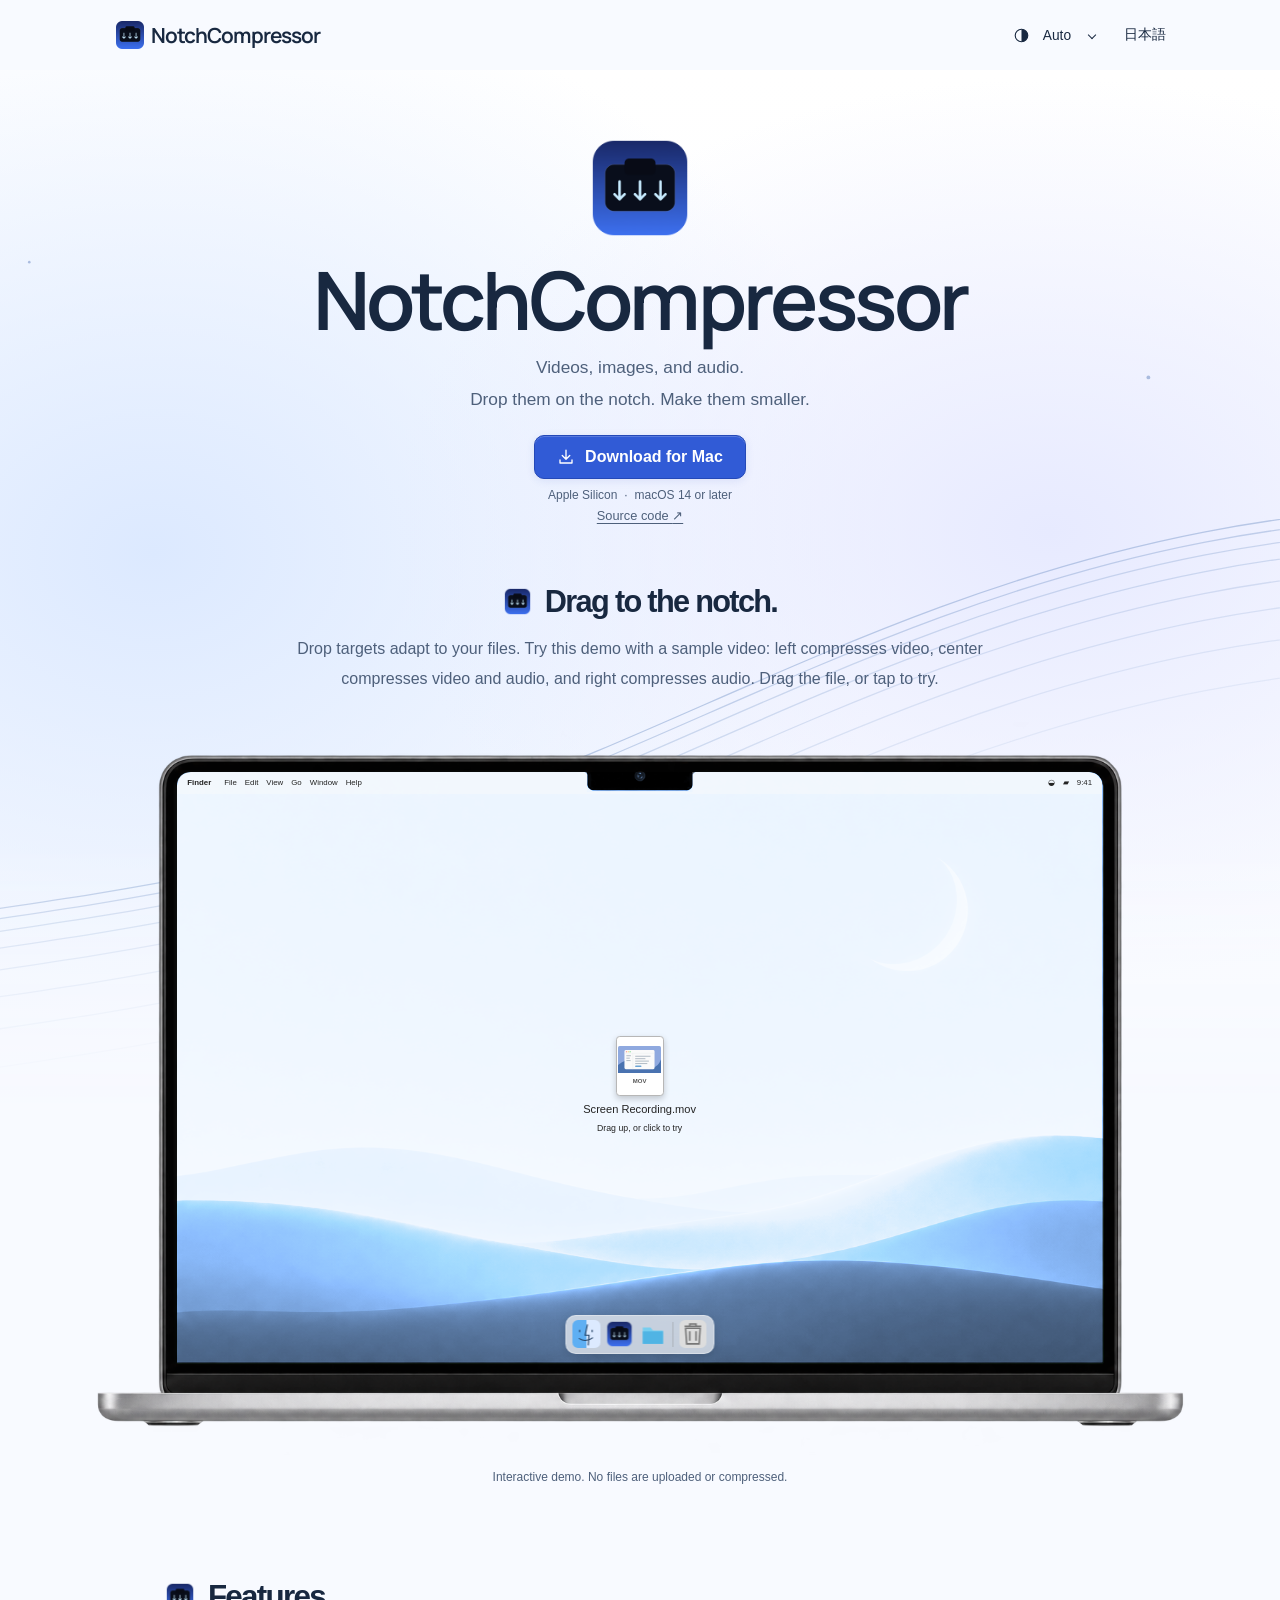
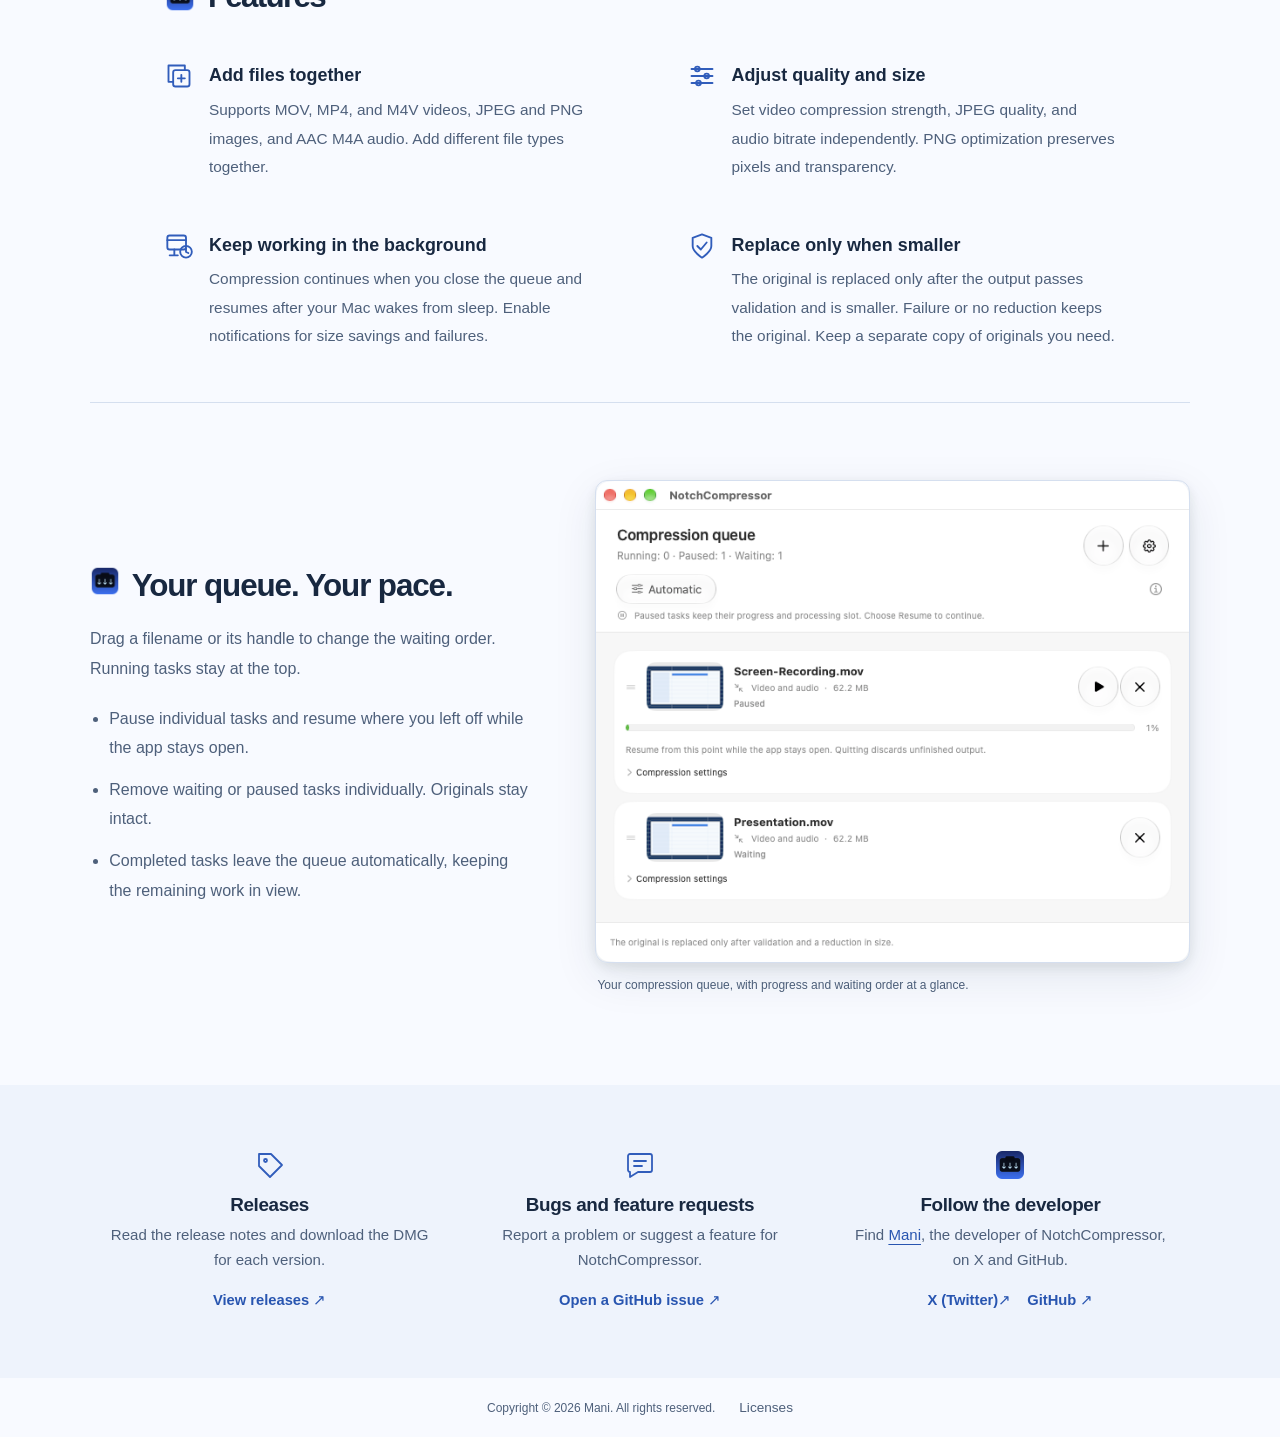
<file: site/index.html>
<!DOCTYPE html>

<html lang="ja">
<head><meta charset="utf-8"/><meta content="width=device-width,initial-scale=1" name="viewport"/>
<title data-i18n="0">NotchCompressor — 動画も、画像も、音声も。ノッチから小さく。</title><meta content="動画・画像・音声をノッチへドロップして圧縮。MOV・MP4・M4V、JPEG・PNG、AAC音声のM4Aに対応するMacアプリ。" data-i18n="1" name="description"/>
<link href="https://mani1261790.github.io/NotchCompressor/" rel="canonical"/>
<meta content="website" property="og:type"/><meta content="NotchCompressor — 動画も、画像も、音声も。ノッチから小さく。" data-i18n="2" property="og:title"/><meta content="動画・画像・音声をノッチへドロップして圧縮。MOV・MP4・M4V、JPEG・PNG、AAC音声のM4Aに対応するMacアプリ。" data-i18n="3" property="og:description"/><meta content="https://mani1261790.github.io/NotchCompressor/" property="og:url"/><meta content="https://mani1261790.github.io/NotchCompressor/assets/notchcompressor-wordmark-card.png" property="og:image"/><link href="sitemap.xml" rel="sitemap" type="application/xml"/><meta content="light dark" name="color-scheme"/>

<meta property="og:site_name" content="NotchCompressor"/>
<meta property="og:locale" content="ja_JP"/>
<meta property="og:locale:alternate" content="en_US"/>
<meta property="og:image:type" content="image/png"/>
<meta property="og:image:width" content="1200"/>
<meta property="og:image:height" content="600"/>
<meta property="og:image:alt" content="NotchCompressorのアプリアイコンとロゴ"/>
<meta name="twitter:card" content="summary_large_image"/>
<meta name="twitter:creator" content="@mani124124"/>
<meta name="twitter:title" content="NotchCompressor — 動画も、画像も、音声も。ノッチから小さく。"/>
<meta name="twitter:description" content="動画・画像・音声をノッチへドロップして圧縮するMacアプリ。"/>
<meta name="twitter:image" content="https://mani1261790.github.io/NotchCompressor/assets/notchcompressor-wordmark-card.png"/>
<meta name="twitter:image:alt" content="NotchCompressorのアプリアイコンとロゴ"/>
<link href="assets/icon.png" rel="icon"/><link href="style.css?v=hero-phrases-2" rel="stylesheet"/><script>try{const t=localStorage.getItem('notchcompressor-appearance');if(t==='light'||t==='dark')document.documentElement.dataset.theme=t}catch{}</script><script defer="" src="language.js?v=social-card-1"></script><script defer="" src="site.js?v=queue-appearance-2"></script><link href="demo.css?v=responsive-copy-3" rel="stylesheet"/></head>
<body><a class="skip" data-i18n="4" href="#main">本文へ</a>
<header><nav aria-label="メイン" data-i18n="5"><a class="brand" href="./"><img alt="" height="32" src="assets/icon.png" width="32"/>NotchCompressor</a><div class="nav-end"><label class="appearance"><svg aria-hidden="true" height="17" viewbox="0 0 20 20" width="17"><circle cx="10" cy="10" fill="none" r="7.4" stroke="currentColor" stroke-width="1.3"></circle><path d="M10 2.6a7.4 7.4 0 0 1 0 14.8z" fill="currentColor"></path></svg><span aria-hidden="true" class="appearance-value" hidden=""></span><select aria-label="ページの外観" data-i18n="6" id="appearance"><option data-i18n="7" value="auto">自動</option><option data-i18n="8" value="light">ライト</option><option data-i18n="9" value="dark">ダーク</option></select></label><button class="language" hidden="" lang="en" type="button">English</button></div></nav></header>
<main id="main">
<div aria-hidden="true" class="sky"><div class="orbit-lines"></div></div>
<section aria-labelledby="hero-title" class="hero">
<img alt="" class="appicon" height="96" src="assets/icon.png" width="96"/>
<h1 id="hero-title">NotchCompressor</h1>
<p class="intro" data-i18n="10">動画も、画像も、音声も。<br/><span class="intro-phrase" data-i18n="75">ノッチへドロップして、</span> <span class="intro-phrase" data-i18n="76">手軽に小さく。</span></p>
<a class="download" data-i18n="11" href="https://github.com/mani1261790/NotchCompressor/releases/download/v0.2.1/NotchCompressor-0.2.1-arm64-ja.dmg"><svg aria-hidden="true" fill="none" height="18" stroke="currentColor" stroke-linecap="round" stroke-linejoin="round" stroke-width="1.8" viewbox="0 0 24 24" width="18"><path d="M12 3v12m-5-5 5 5 5-5M4 16v4h16v-4"></path></svg><span data-i18n="12">Mac版をダウンロード</span></a>
<p class="spec" data-i18n="13">Apple Silicon <span>·</span> macOS 14以降</p>
<a class="source" data-i18n="14" href="https://github.com/mani1261790/NotchCompressor">ソースコード <span aria-hidden="true">↗</span></a>
</section>
<section aria-label="操作デモ" class="drop-demo" data-i18n="15"><div class="demo-intro">
<article><h2 class="section-title" data-i18n="16">ノッチへドロップ。</h2><p data-i18n="17">ファイルの種類に合わせてドロップ領域が変わります。このデモではサンプル動画を使い、左で映像、中央で映像と音声、右で音声を圧縮します。ドラッグ、またはタップして試せます。</p></article>
</div><figure class="showcase">
<div class="machine">
<div aria-hidden="true" class="housing"><img alt="" class="device-frame" height="1024" src="assets/lunamo-laptop-light-v2.png" width="1536"/><div class="desktop"><div class="screen-slot"></div></div></div>
<div class="face"><div class="face-inset"><div class="screen"><div class="demo-screen" id="demo-screen">
<div class="demo-menubar"><span class="demo-menu-left"><b>Finder</b><span data-i18n="18">ファイル　編集　表示　移動　ウインドウ　ヘルプ</span></span><span>◒　▰　9:41</span></div>
<div class="demo-notch" id="demo-notch"><div aria-hidden="true" class="demo-camera"></div><div class="demo-zones" hidden=""><button aria-label="画質のみ" data-i18n="19" data-mode="video" type="button"><svg aria-hidden="true" fill="none" stroke="currentColor" stroke-linecap="round" stroke-linejoin="round" stroke-width="1.6" viewbox="0 0 24 24"><rect height="12" rx="3" width="12" x="3" y="6"></rect><path d="m15 10 6-3v10l-6-3z"></path></svg><b data-i18n="20">画質のみ</b><small data-i18n="21">音声はそのまま</small></button><button aria-label="画質＋音質" data-i18n="22" data-mode="both" type="button"><svg aria-hidden="true" fill="none" stroke="currentColor" stroke-linecap="round" stroke-linejoin="round" stroke-width="1.6" viewbox="0 0 24 24"><path d="m3 3 7 7m-5 0h5V5m11 16-7-7m0 5v-5h5"></path></svg><b data-i18n="23">画質＋音質</b><small data-i18n="24">映像と音声を圧縮</small></button><button aria-label="音質のみ" data-i18n="25" data-mode="audio" type="button"><svg aria-hidden="true" fill="none" stroke="currentColor" stroke-linecap="round" stroke-linejoin="round" stroke-width="1.6" viewbox="0 0 24 24"><path d="M3 10v4m4-8v12m5-16v20m5-16v12m4-8v4"></path></svg><b data-i18n="26">音質のみ</b><small data-i18n="27">映像はそのまま</small></button></div><p class="notch-hint" data-i18n="28">ドロップして圧縮・容量削減と検証に成功した場合に置き換え</p></div>
<div class="demo-workspace"><button aria-controls="demo-notch" aria-expanded="false" class="demo-file" draggable="true" type="button"><span aria-hidden="true" class="file-symbol"><img alt="" src="assets/demo-video.svg?v=blue-theme-1"/><span>MOV</span></span><span data-i18n="29">画面収録.mov</span><small data-i18n="30">上へドラッグ、またはクリック</small></button>
<div class="demo-queue" hidden=""><div class="demo-titlebar"><span aria-hidden="true" class="traffic-lights"><i></i><i></i><i></i></span><span>NotchCompressor</span></div>
<div class="demo-queue-heading"><div><strong data-i18n="31">圧縮キュー</strong><p class="demo-counts"></p></div><div class="demo-heading-actions"><button aria-label="デモをやり直す" class="demo-reset" data-i18n="32" title="デモをやり直す" type="button">＋</button><button aria-label="圧縮設定を表示" class="demo-gear" data-i18n="33" type="button"><svg aria-hidden="true" fill="none" stroke="currentColor" stroke-linecap="round" stroke-linejoin="round" stroke-width="1.6" viewbox="0 0 24 24"><path d="M18.929 9.130 L19.336 10.441 L21.408 10.678 L21.408 13.322 L19.336 13.559 L18.929 14.870 L18.290 16.085 L19.587 17.717 L17.717 19.587 L16.085 18.290 L14.870 18.929 L13.559 19.336 L13.322 21.408 L10.678 21.408 L10.441 19.336 L9.130 18.929 L7.915 18.290 L6.283 19.587 L4.413 17.717 L5.710 16.085 L5.071 14.870 L4.664 13.559 L2.592 13.322 L2.592 10.678 L4.664 10.441 L5.071 9.130 L5.710 7.915 L4.413 6.283 L6.283 4.413 L7.915 5.710 L9.130 5.071 L10.441 4.664 L10.678 2.592 L13.322 2.592 L13.559 4.664 L14.870 5.071 L16.085 5.710 L17.717 4.413 L19.587 6.283 L18.290 7.915 Z"></path><circle cx="12" cy="12" r="3.25"></circle></svg></button></div></div>
<div class="demo-toolbar"><span class="execution-label" data-i18n="34"><svg aria-hidden="true" fill="none" stroke="currentColor" stroke-linecap="round" stroke-linejoin="round" stroke-width="1.6" viewbox="0 0 24 24"><path d="M3 6h18M3 12h18M3 18h18"></path><circle cx="8" cy="6" r="2"></circle><circle cx="16" cy="12" r="2"></circle><circle cx="9" cy="18" r="2"></circle></svg>自動</span><span class="demo-badge" data-i18n="35">操作デモ</span></div>
<div class="demo-list"><div class="demo-card"><div class="demo-job"><span aria-hidden="true" class="demo-pin">⌖</span><img alt="" src="assets/demo-video.svg?v=blue-theme-1"/><div><b data-i18n="36">画面収録.mov</b><span class="demo-mode"></span><span class="demo-phase"></span></div><button aria-label="一時停止" class="demo-pause" data-i18n="37" type="button">Ⅱ</button><button aria-label="タスクを外す" class="demo-remove" data-i18n="38" hidden="" type="button">×</button></div>
<div class="demo-progress"><progress aria-label="圧縮の進捗（デモ）" data-i18n="39" max="100" value="0"></progress><span aria-hidden="true" class="demo-percent"></span></div><p class="demo-paused-hint" data-i18n="40" hidden="">アプリを開いたままなら、途中から再開できます。</p>
<details class="demo-settings"><summary data-i18n="41">圧縮設定</summary><p data-i18n="42">標準 · 映像 HEVC · 音声 AAC</p></details></div>
<div class="demo-empty" hidden=""><svg aria-hidden="true" fill="none" stroke="currentColor" stroke-linecap="round" stroke-linejoin="round" stroke-width="1.6" viewbox="0 0 24 24"><path d="M12 2v13m-5-5 5 5 5-5M3 16v5h18v-5"></path></svg><strong data-i18n="43">ファイルを追加してください</strong><span data-i18n="44">完了したタスクはキューから消えます。</span></div></div>
<div class="demo-status"><span aria-live="polite" class="demo-state" role="status"></span></div><p class="demo-footer" data-i18n="45">容量が減り、検証に成功した場合だけ元ファイルを置き換えます。</p></div></div>
<div aria-hidden="true" class="demo-dock"><span class="finder-icon"><svg fill="none" stroke="#254467" stroke-width="1.4" viewbox="0 0 32 32"><path d="M8 10v3m16-3v3M7 21q9 6 18-1M18 3l-3 14h5l-1 13"></path></svg></span><img alt="" src="assets/icon.png"/><span class="folder-icon"><svg viewbox="0 0 32 32"><path d="M3 7h10l3 4h13v17H3Z" fill="#77ceef"></path><path d="M3 12h26v16H3z" fill="#50b4e4"></path></svg></span><i></i><span class="trash-icon"><svg fill="none" stroke="#777" stroke-width="1.5" viewbox="0 0 24 24"><path d="M5 6h14l-1 15H6zM4 4h16M9 4V2h6v2m-6 5v9m6-9v9"></path></svg></span></div></div></div></div></div>
</div>
<figcaption class="demo-caption" data-i18n="46">操作デモです。ファイルの送信・圧縮は行いません。</figcaption></figure>
</section>
<section aria-labelledby="features-title" class="features"><h2 class="section-title" data-i18n="47" id="features-title">主な機能</h2><div class="feature-list"><article><svg aria-hidden="true" height="28" viewbox="0 0 24 24" width="28"><rect height="14" rx="2" width="14" x="7" y="7"></rect><path d="M17 7V3H3v14h4m7-6v6m-3-3h6"></path></svg><h3 data-i18n="48">まとめて追加</h3><p data-i18n="49">MOV・MP4・M4Vの動画、JPEG・PNGの画像、AAC音声のM4Aに対応。種類の異なるファイルもまとめて追加できます。</p></article><article><svg aria-hidden="true" fill="none" stroke="currentColor" stroke-linecap="round" stroke-linejoin="round" stroke-width="1.6" viewbox="0 0 24 24"><path d="M3 6h18M3 12h18M3 18h18"></path><circle cx="8" cy="6" r="2"></circle><circle cx="16" cy="12" r="2"></circle><circle cx="9" cy="18" r="2"></circle></svg><h3 data-i18n="50">品質と容量を調整</h3><p data-i18n="51">動画の圧縮強度、JPEGの品質、音声のビットレートをそれぞれ設定。PNGは画素や透過を保って最適化します。</p></article><article><svg aria-hidden="true" height="28" viewbox="0 0 24 24" width="28"><rect height="12" rx="2" width="16" x="2" y="3"></rect><path d="M2 7h16M8 15v5m-4 0h7"></path><circle cx="18" cy="17" r="5"></circle><path d="M18 14v3l2 1"></path></svg><h3 data-i18n="52">バックグラウンドで継続</h3><p data-i18n="53">キューを閉じても圧縮は続きます。Macがスリープした場合は、復帰後に再開。通知を有効にすると、完了時の容量差や失敗を知らせます。</p></article><article><svg aria-hidden="true" fill="none" stroke="currentColor" stroke-linecap="round" stroke-linejoin="round" stroke-width="1.6" viewbox="0 0 24 24"><path d="m12 2 8 3v7c0 5-8 10-8 10S4 17 4 12V5z"></path><path d="m8 12 3 3 5-6"></path></svg><h3 data-i18n="54">小さくできたときだけ置き換え</h3><p data-i18n="55">圧縮結果を検証し、容量が減った場合だけ元ファイルを置き換えます。失敗や削減なしなら原本を保持。必要な原本は別に保存してください。</p></article></div></section>
<section aria-labelledby="queue-title" class="editor queue-section"><div><h2 class="section-title" data-i18n="56" id="queue-title">順番も、一時停止も。</h2><p data-i18n="57">ファイル名や左のハンドルをドラッグして、待ち順を変更。処理中のファイルは先頭に固定されます。</p><ul><li data-i18n="58">タスクごとに一時停止。アプリを開いたままなら、続きから再開できます。</li><li data-i18n="59">待機中・停止中のタスクは個別に外せます。元ファイルは残ります。</li><li data-i18n="60">完了したタスクは自動で消え、これからの作業だけが並びます。</li></ul></div><figure class="setting queue-shot"><a data-i18n="74" href="assets/queue-window-ja.png" rel="noopener" target="_blank"><img alt="圧縮キューの実画面。一時停止した動画の進捗、待機中の動画、個別の再開・削除ボタン。" data-i18n="61" height="552" loading="lazy" src="assets/queue-window-ja.png" width="680"/></a><figcaption data-i18n="62">圧縮キュー。進み具合と待ち順をひと目で確認できます。</figcaption></figure></section>
<section aria-label="リリース・フィードバック・開発者" class="project-links" data-i18n="63">
<div class="project-links-inner">
<article>
<svg aria-hidden="true" viewbox="0 0 32 32"><path d="M5 5h12l11 11-12 12L5 17Z"></path><circle cx="11.5" cy="11.5" r="1.5"></circle></svg>
<h2 data-i18n="64">リリース情報</h2><p data-i18n="65">バージョンごとの変更点と、配布中のDMGを確認できます。</p>
<a data-i18n="66" href="https://github.com/mani1261790/NotchCompressor/releases">リリース履歴を見る ↗</a>
</article>
<article>
<svg aria-hidden="true" viewbox="0 0 32 32"><path d="M6 5h20a2 2 0 0 1 2 2v14a2 2 0 0 1-2 2H14l-8 5v-5a2 2 0 0 1-2-2V7a2 2 0 0 1 2-2Z"></path><path d="M10 12h12m-12 5h8"></path></svg>
<h2 data-i18n="67">不具合・機能の要望</h2><p data-i18n="68">困ったことや、NotchCompressorに欲しい機能があれば教えてください。</p>
<a data-i18n="69" href="https://github.com/mani1261790/NotchCompressor/issues">GitHub Issuesで報告する ↗</a>
</article>
<article>
<img alt="" height="32" src="assets/icon.png" width="32"/>
<h2 data-i18n="70">開発者をフォロー</h2><p data-i18n="71">NotchCompressorを作っている<a rel="author" href="https://mani1261790.github.io/">Mani</a>のアカウントです。</p>
<div class="profile-links"><a data-i18n="73" href="https://x.com/mani124124">X（Twitter）↗</a><a href="https://github.com/mani1261790">GitHub ↗</a></div>
</article>
</div>
</section>
</main>
<footer class="copyright"><small>Copyright © 2026 Mani. All rights reserved.</small><a data-i18n="72" href="licenses/">ライセンス</a></footer>
<script id="english-copy" type="application/json">[{"id": "0", "texts": [[0, "NotchCompressor — Videos, images, and audio. Smaller, from your notch."]], "attributes": {}}, {"id": "1", "texts": [], "attributes": {"content": "Compress videos, images, and audio from your Mac’s notch. Supports MOV, MP4, M4V, JPEG, PNG, and AAC M4A files."}}, {"id": "2", "texts": [], "attributes": {"content": "NotchCompressor — Videos, images, and audio. Smaller, from your notch."}}, {"id": "3", "texts": [], "attributes": {"content": "Compress videos, images, and audio from your Mac’s notch. Supports MOV, MP4, M4V, JPEG, PNG, and AAC M4A files."}}, {"id": "4", "texts": [[0, "Skip to content"]], "attributes": {}}, {"id": "5", "texts": [], "attributes": {"aria-label": "Main navigation"}}, {"id": "6", "texts": [], "attributes": {"aria-label": "Page appearance"}}, {"id": "7", "texts": [[0, "Auto"]], "attributes": {}}, {"id": "8", "texts": [[0, "Light"]], "attributes": {}}, {"id": "9", "texts": [[0, "Dark"]], "attributes": {}}, {"id": "10", "texts": [[0, "Videos, images, and audio."]], "attributes": {}}, {"id": "11", "texts": [], "attributes": {"href": "https://github.com/mani1261790/NotchCompressor/releases/download/v0.2.1/NotchCompressor-0.2.1-arm64-en.dmg"}}, {"id": "12", "texts": [[0, "Download for Mac"]], "attributes": {}}, {"id": "13", "texts": [[0, "Apple Silicon "], [2, " macOS 14 or later"]], "attributes": {}}, {"id": "14", "texts": [[0, "Source code "]], "attributes": {}}, {"id": "15", "texts": [], "attributes": {"aria-label": "Interactive demo"}}, {"id": "16", "texts": [[0, "Drag to the notch."]], "attributes": {}}, {"id": "17", "texts": [[0, "Drop targets adapt to your files. Try this demo with a sample video: left compresses video, center compresses video and audio, and right compresses audio. Drag the file, or tap to try."]], "attributes": {}}, {"id": "18", "texts": [[0, "File　Edit　View　Go　Window　Help"]], "attributes": {}}, {"id": "19", "texts": [], "attributes": {"aria-label": "Video only"}}, {"id": "20", "texts": [[0, "Video only"]], "attributes": {}}, {"id": "21", "texts": [[0, "Keep audio"]], "attributes": {}}, {"id": "22", "texts": [], "attributes": {"aria-label": "Video and audio"}}, {"id": "23", "texts": [[0, "Video and audio"]], "attributes": {}}, {"id": "24", "texts": [[0, "Compress both"]], "attributes": {}}, {"id": "25", "texts": [], "attributes": {"aria-label": "Audio only"}}, {"id": "26", "texts": [[0, "Audio only"]], "attributes": {}}, {"id": "27", "texts": [[0, "Keep video"]], "attributes": {}}, {"id": "28", "texts": [[0, "Drop to compress · Replace only if smaller and validated"]], "attributes": {}}, {"id": "29", "texts": [[0, "Screen Recording.mov"]], "attributes": {}}, {"id": "30", "texts": [[0, "Drag up, or click to try"]], "attributes": {}}, {"id": "31", "texts": [[0, "Compression queue"]], "attributes": {}}, {"id": "32", "texts": [], "attributes": {"aria-label": "Restart demo", "title": "Restart demo"}}, {"id": "33", "texts": [], "attributes": {"aria-label": "Show compression settings"}}, {"id": "34", "texts": [[1, "Automatic"]], "attributes": {}}, {"id": "35", "texts": [[0, "Interactive demo"]], "attributes": {}}, {"id": "36", "texts": [[0, "Screen Recording.mov"]], "attributes": {}}, {"id": "37", "texts": [], "attributes": {"aria-label": "Pause"}}, {"id": "38", "texts": [], "attributes": {"aria-label": "Remove task"}}, {"id": "39", "texts": [], "attributes": {"aria-label": "Compression progress (demo)"}}, {"id": "40", "texts": [[0, "Resume from this point while the app stays open."]], "attributes": {}}, {"id": "41", "texts": [[0, "Compression settings"]], "attributes": {}}, {"id": "42", "texts": [[0, "Balanced · HEVC video · AAC audio"]], "attributes": {}}, {"id": "43", "texts": [[0, "Add files to get started"]], "attributes": {}}, {"id": "44", "texts": [[0, "Completed tasks leave the queue automatically."]], "attributes": {}}, {"id": "45", "texts": [[0, "The original is replaced only after validation and a reduction in size."]], "attributes": {}}, {"id": "46", "texts": [[0, "Interactive demo. No files are uploaded or compressed."]], "attributes": {}}, {"id": "47", "texts": [[0, "Features"]], "attributes": {}}, {"id": "48", "texts": [[0, "Add files together"]], "attributes": {}}, {"id": "49", "texts": [[0, "Supports MOV, MP4, and M4V videos, JPEG and PNG images, and AAC M4A audio. Add different file types together."]], "attributes": {}}, {"id": "50", "texts": [[0, "Adjust quality and size"]], "attributes": {}}, {"id": "51", "texts": [[0, "Set video compression strength, JPEG quality, and audio bitrate independently. PNG optimization preserves pixels and transparency."]], "attributes": {}}, {"id": "52", "texts": [[0, "Keep working in the background"]], "attributes": {}}, {"id": "53", "texts": [[0, "Compression continues when you close the queue and resumes after your Mac wakes from sleep. Enable notifications for size savings and failures."]], "attributes": {}}, {"id": "54", "texts": [[0, "Replace only when smaller"]], "attributes": {}}, {"id": "55", "texts": [[0, "The original is replaced only after the output passes validation and is smaller. Failure or no reduction keeps the original. Keep a separate copy of originals you need."]], "attributes": {}}, {"id": "56", "texts": [[0, "Your queue. Your pace."]], "attributes": {}}, {"id": "57", "texts": [[0, "Drag a filename or its handle to change the waiting order. Running tasks stay at the top."]], "attributes": {}}, {"id": "58", "texts": [[0, "Pause individual tasks and resume where you left off while the app stays open."]], "attributes": {}}, {"id": "59", "texts": [[0, "Remove waiting or paused tasks individually. Originals stay intact."]], "attributes": {}}, {"id": "60", "texts": [[0, "Completed tasks leave the queue automatically, keeping the remaining work in view."]], "attributes": {}}, {"id": "61", "texts": [], "attributes": {"alt": "Compression queue showing a paused video, its progress, a waiting video, and individual resume and remove controls.", "src": "assets/queue-window-en.png"}}, {"id": "62", "texts": [[0, "Your compression queue, with progress and waiting order at a glance."]], "attributes": {}}, {"id": "63", "texts": [], "attributes": {"aria-label": "Releases, feedback, and developer"}}, {"id": "64", "texts": [[0, "Releases"]], "attributes": {}}, {"id": "65", "texts": [[0, "Read the release notes and download the DMG for each version."]], "attributes": {}}, {"id": "66", "texts": [[0, "View releases ↗"]], "attributes": {}}, {"id": "67", "texts": [[0, "Bugs and feature requests"]], "attributes": {}}, {"id": "68", "texts": [[0, "Report a problem or suggest a feature for NotchCompressor."]], "attributes": {}}, {"id": "69", "texts": [[0, "Open a GitHub issue ↗"]], "attributes": {}}, {"id": "70", "texts": [[0, "Follow the developer"]], "attributes": {}}, {"id": "71", "texts": [[0, "Find "], [2, ", the developer of NotchCompressor, on X and GitHub."]], "attributes": {}}, {"id": "72", "texts": [[0, "Licenses"]], "attributes": {}}, {"id": "73", "texts": [[0, "X (Twitter)↗"]], "attributes": {}}, {"id": "74", "texts": [], "attributes": {"href": "assets/queue-window-en.png"}}, {"id": "75", "texts": [[0, "Drop them on the notch."]], "attributes": {}}, {"id": "76", "texts": [[0, "Make them smaller."]], "attributes": {}}]</script></body></html>
</file>
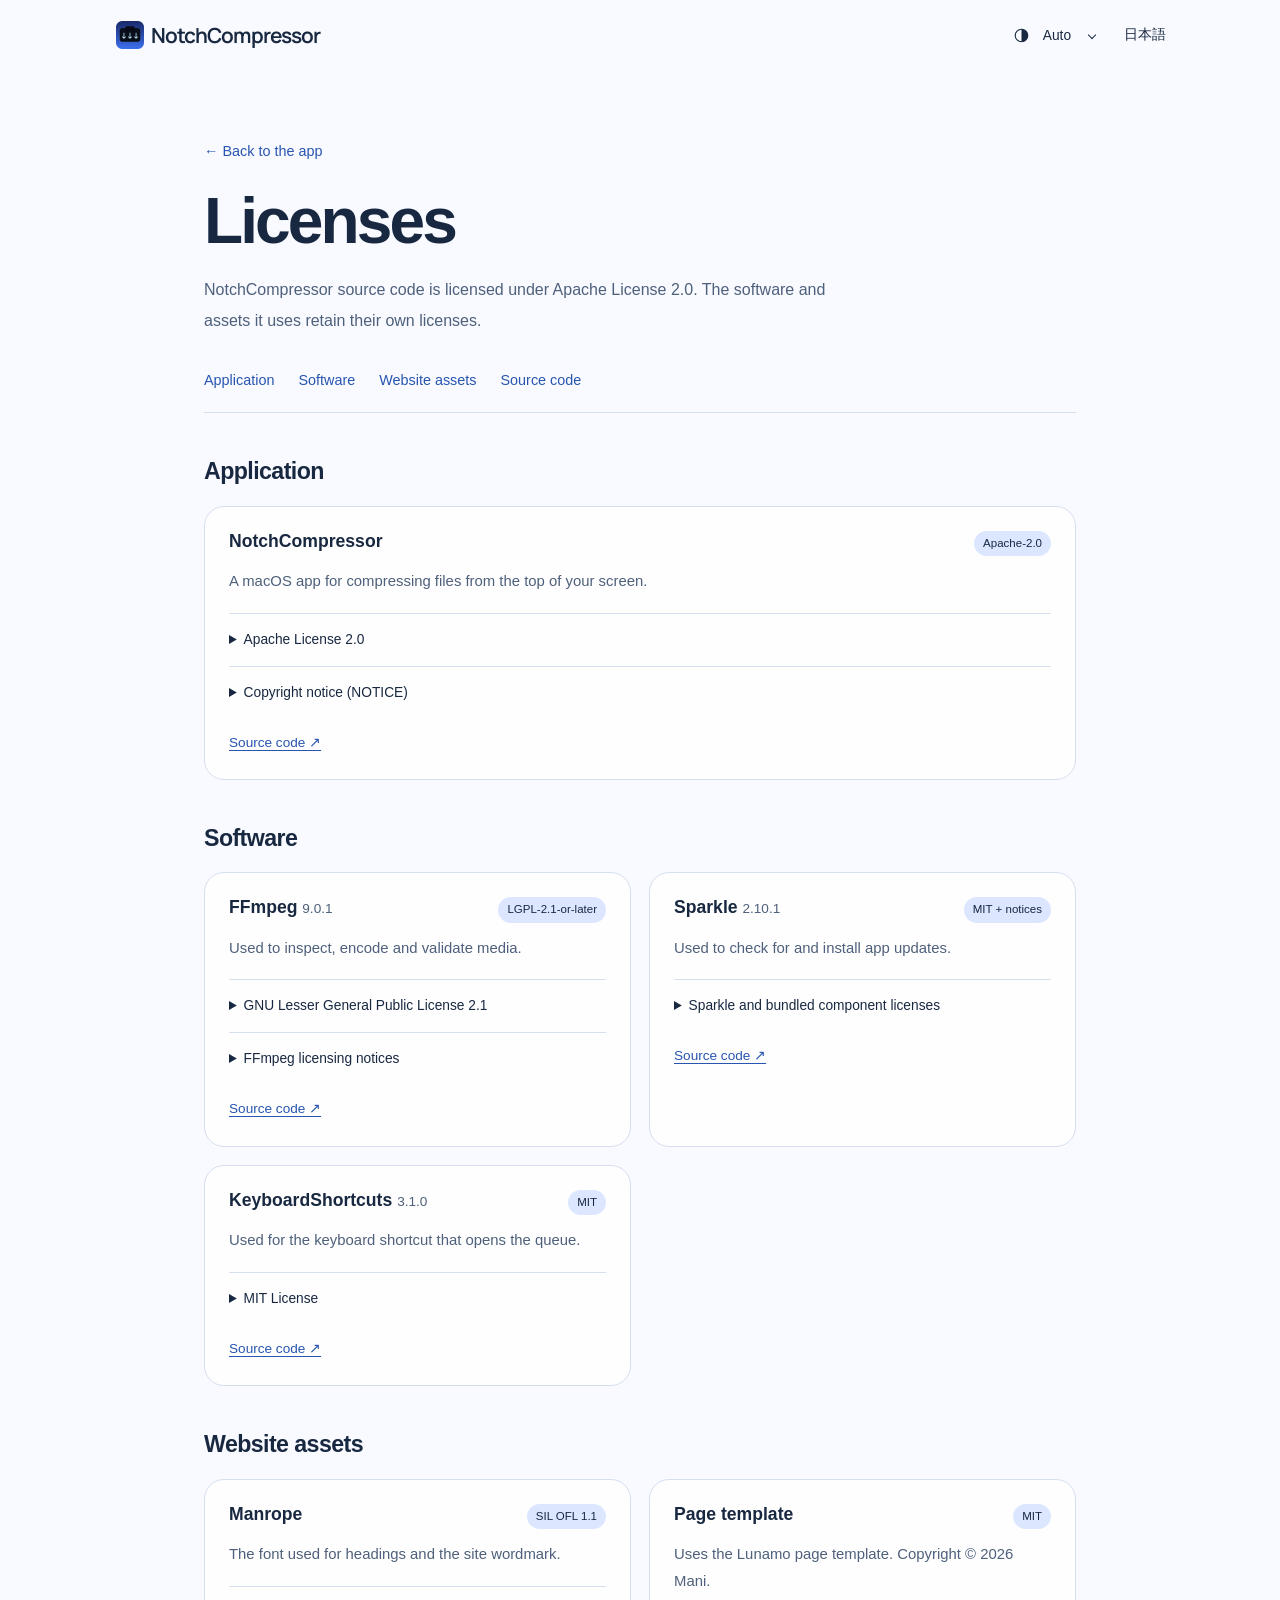
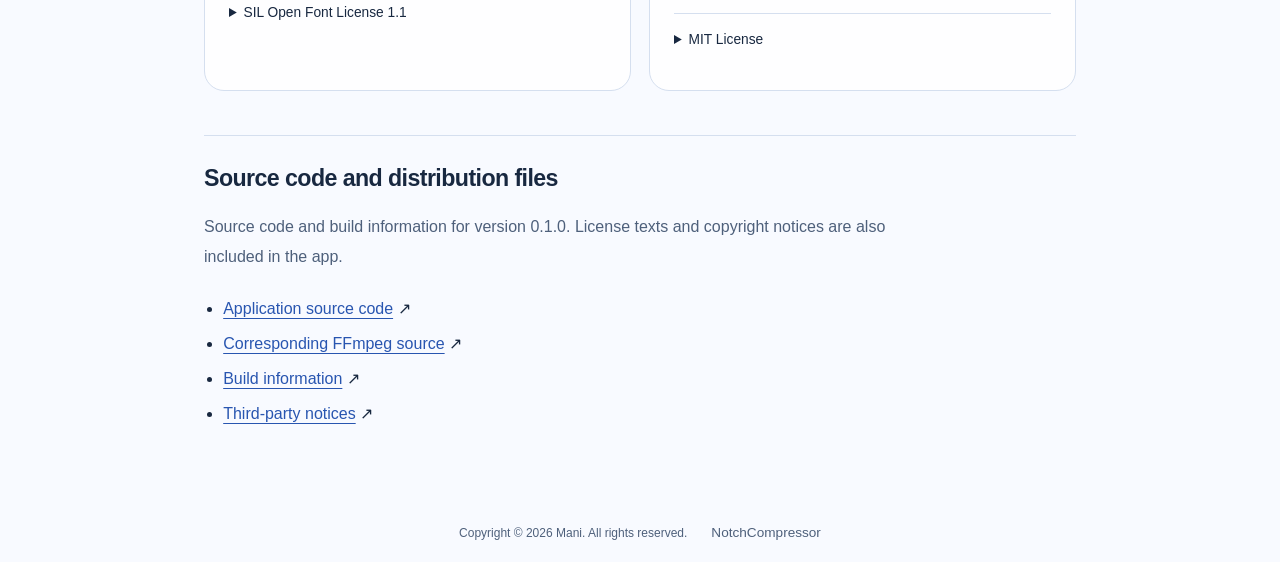
<file: site/licenses/index.html>
<!DOCTYPE html>

<html lang="ja"><head><meta charset="utf-8"/><meta content="width=device-width,initial-scale=1" name="viewport"/><meta content="light dark" name="color-scheme"/>
<title data-i18n="0">ライセンス — NotchCompressor</title><meta content="NotchCompressorのソースコードにはApache License 2.0、使用しているソフトウェアや素材には、それぞれのライセンスが適用されます。" data-i18n="1" name="description"/>
<link href="https://mani1261790.github.io/NotchCompressor/licenses/" rel="canonical"/>
<link href="../assets/icon.png" rel="icon"/><link href="../style.css?v=blue-theme-1" rel="stylesheet"/><link href="licenses.css?v=1" rel="stylesheet"/>
<script>try{const t=localStorage.getItem('notchcompressor-appearance');if(t==='light'||t==='dark')document.documentElement.dataset.theme=t}catch{}</script><script defer="" src="../language.js?v=single-page-1"></script><script defer="" src="appearance.js?v=single-page-1"></script></head>
<body><a class="skip" data-i18n="2" href="#main">本文へ</a><header><nav aria-label="メイン" data-i18n="3"><a class="brand" href="../"><img alt="" height="32" src="../assets/icon.png" width="32"/>NotchCompressor</a><div class="nav-end"><label class="appearance"><svg aria-hidden="true" height="17" viewbox="0 0 20 20" width="17"><circle cx="10" cy="10" fill="none" r="7.4" stroke="currentColor" stroke-width="1.3"></circle><path d="M10 2.6a7.4 7.4 0 0 1 0 14.8z" fill="currentColor"></path></svg><span aria-hidden="true" class="appearance-value" hidden=""></span><select aria-label="ページの外観" data-i18n="4" id="appearance"><option data-i18n="5" value="auto">自動</option><option data-i18n="6" value="light">ライト</option><option data-i18n="7" value="dark">ダーク</option></select></label><button class="language" hidden="" lang="en" type="button">English</button></div></nav></header>
<main class="license-page" id="main"><div class="license-intro"><a class="back-link" data-i18n="8" href="../">← 製品ページへ</a><h1 data-i18n="9">ライセンス</h1><p data-i18n="10">NotchCompressorのソースコードにはApache License 2.0、使用しているソフトウェアや素材には、それぞれのライセンスが適用されます。</p></div>
<nav aria-label="ページ内の目次" class="license-contents" data-i18n="11"><a data-i18n="12" href="#app">アプリ本体</a><a data-i18n="13" href="#components">使用ソフトウェア</a><a data-i18n="14" href="#assets">サイトの素材</a><a data-i18n="15" href="#source">ソースコード</a></nav>
<section aria-labelledby="app-title" id="app"><h2 data-i18n="16" id="app-title">アプリ本体</h2><article class="license-card"><div class="license-card-heading"><h3>NotchCompressor</h3><span class="license-tag">Apache-2.0</span></div><p data-i18n="17">画面上部からファイルを圧縮するmacOSアプリ。</p><details><summary>Apache License 2.0</summary><div class="license-document"><p><a data-i18n="18" href="NotchCompressor-Apache-2.0.txt">テキストファイルを開く</a></p><pre aria-label="Apache License 2.0" tabindex="0">
                                 Apache License
                           Version 2.0, January 2004
                        http://www.apache.org/licenses/

   TERMS AND CONDITIONS FOR USE, REPRODUCTION, AND DISTRIBUTION

   1. Definitions.

      "License" shall mean the terms and conditions for use, reproduction,
      and distribution as defined by Sections 1 through 9 of this document.

      "Licensor" shall mean the copyright owner or entity authorized by
      the copyright owner that is granting the License.

      "Legal Entity" shall mean the union of the acting entity and all
      other entities that control, are controlled by, or are under common
      control with that entity. For the purposes of this definition,
      "control" means (i) the power, direct or indirect, to cause the
      direction or management of such entity, whether by contract or
      otherwise, or (ii) ownership of fifty percent (50%) or more of the
      outstanding shares, or (iii) beneficial ownership of such entity.

      "You" (or "Your") shall mean an individual or Legal Entity
      exercising permissions granted by this License.

      "Source" form shall mean the preferred form for making modifications,
      including but not limited to software source code, documentation
      source, and configuration files.

      "Object" form shall mean any form resulting from mechanical
      transformation or translation of a Source form, including but
      not limited to compiled object code, generated documentation,
      and conversions to other media types.

      "Work" shall mean the work of authorship, whether in Source or
      Object form, made available under the License, as indicated by a
      copyright notice that is included in or attached to the work
      (an example is provided in the Appendix below).

      "Derivative Works" shall mean any work, whether in Source or Object
      form, that is based on (or derived from) the Work and for which the
      editorial revisions, annotations, elaborations, or other modifications
      represent, as a whole, an original work of authorship. For the purposes
      of this License, Derivative Works shall not include works that remain
      separable from, or merely link (or bind by name) to the interfaces of,
      the Work and Derivative Works thereof.

      "Contribution" shall mean any work of authorship, including
      the original version of the Work and any modifications or additions
      to that Work or Derivative Works thereof, that is intentionally
      submitted to Licensor for inclusion in the Work by the copyright owner
      or by an individual or Legal Entity authorized to submit on behalf of
      the copyright owner. For the purposes of this definition, "submitted"
      means any form of electronic, verbal, or written communication sent
      to the Licensor or its representatives, including but not limited to
      communication on electronic mailing lists, source code control systems,
      and issue tracking systems that are managed by, or on behalf of, the
      Licensor for the purpose of discussing and improving the Work, but
      excluding communication that is conspicuously marked or otherwise
      designated in writing by the copyright owner as "Not a Contribution."

      "Contributor" shall mean Licensor and any individual or Legal Entity
      on behalf of whom a Contribution has been received by Licensor and
      subsequently incorporated within the Work.

   2. Grant of Copyright License. Subject to the terms and conditions of
      this License, each Contributor hereby grants to You a perpetual,
      worldwide, non-exclusive, no-charge, royalty-free, irrevocable
      copyright license to reproduce, prepare Derivative Works of,
      publicly display, publicly perform, sublicense, and distribute the
      Work and such Derivative Works in Source or Object form.

   3. Grant of Patent License. Subject to the terms and conditions of
      this License, each Contributor hereby grants to You a perpetual,
      worldwide, non-exclusive, no-charge, royalty-free, irrevocable
      (except as stated in this section) patent license to make, have made,
      use, offer to sell, sell, import, and otherwise transfer the Work,
      where such license applies only to those patent claims licensable
      by such Contributor that are necessarily infringed by their
      Contribution(s) alone or by combination of their Contribution(s)
      with the Work to which such Contribution(s) was submitted. If You
      institute patent litigation against any entity (including a
      cross-claim or counterclaim in a lawsuit) alleging that the Work
      or a Contribution incorporated within the Work constitutes direct
      or contributory patent infringement, then any patent licenses
      granted to You under this License for that Work shall terminate
      as of the date such litigation is filed.

   4. Redistribution. You may reproduce and distribute copies of the
      Work or Derivative Works thereof in any medium, with or without
      modifications, and in Source or Object form, provided that You
      meet the following conditions:

      (a) You must give any other recipients of the Work or
          Derivative Works a copy of this License; and

      (b) You must cause any modified files to carry prominent notices
          stating that You changed the files; and

      (c) You must retain, in the Source form of any Derivative Works
          that You distribute, all copyright, patent, trademark, and
          attribution notices from the Source form of the Work,
          excluding those notices that do not pertain to any part of
          the Derivative Works; and

      (d) If the Work includes a "NOTICE" text file as part of its
          distribution, then any Derivative Works that You distribute must
          include a readable copy of the attribution notices contained
          within such NOTICE file, excluding those notices that do not
          pertain to any part of the Derivative Works, in at least one
          of the following places: within a NOTICE text file distributed
          as part of the Derivative Works; within the Source form or
          documentation, if provided along with the Derivative Works; or,
          within a display generated by the Derivative Works, if and
          wherever such third-party notices normally appear. The contents
          of the NOTICE file are for informational purposes only and
          do not modify the License. You may add Your own attribution
          notices within Derivative Works that You distribute, alongside
          or as an addendum to the NOTICE text from the Work, provided
          that such additional attribution notices cannot be construed
          as modifying the License.

      You may add Your own copyright statement to Your modifications and
      may provide additional or different license terms and conditions
      for use, reproduction, or distribution of Your modifications, or
      for any such Derivative Works as a whole, provided Your use,
      reproduction, and distribution of the Work otherwise complies with
      the conditions stated in this License.

   5. Submission of Contributions. Unless You explicitly state otherwise,
      any Contribution intentionally submitted for inclusion in the Work
      by You to the Licensor shall be under the terms and conditions of
      this License, without any additional terms or conditions.
      Notwithstanding the above, nothing herein shall supersede or modify
      the terms of any separate license agreement you may have executed
      with Licensor regarding such Contributions.

   6. Trademarks. This License does not grant permission to use the trade
      names, trademarks, service marks, or product names of the Licensor,
      except as required for reasonable and customary use in describing the
      origin of the Work and reproducing the content of the NOTICE file.

   7. Disclaimer of Warranty. Unless required by applicable law or
      agreed to in writing, Licensor provides the Work (and each
      Contributor provides its Contributions) on an "AS IS" BASIS,
      WITHOUT WARRANTIES OR CONDITIONS OF ANY KIND, either express or
      implied, including, without limitation, any warranties or conditions
      of TITLE, NON-INFRINGEMENT, MERCHANTABILITY, or FITNESS FOR A
      PARTICULAR PURPOSE. You are solely responsible for determining the
      appropriateness of using or redistributing the Work and assume any
      risks associated with Your exercise of permissions under this License.

   8. Limitation of Liability. In no event and under no legal theory,
      whether in tort (including negligence), contract, or otherwise,
      unless required by applicable law (such as deliberate and grossly
      negligent acts) or agreed to in writing, shall any Contributor be
      liable to You for damages, including any direct, indirect, special,
      incidental, or consequential damages of any character arising as a
      result of this License or out of the use or inability to use the
      Work (including but not limited to damages for loss of goodwill,
      work stoppage, computer failure or malfunction, or any and all
      other commercial damages or losses), even if such Contributor
      has been advised of the possibility of such damages.

   9. Accepting Warranty or Additional Liability. While redistributing
      the Work or Derivative Works thereof, You may choose to offer,
      and charge a fee for, acceptance of support, warranty, indemnity,
      or other liability obligations and/or rights consistent with this
      License. However, in accepting such obligations, You may act only
      on Your own behalf and on Your sole responsibility, not on behalf
      of any other Contributor, and only if You agree to indemnify,
      defend, and hold each Contributor harmless for any liability
      incurred by, or claims asserted against, such Contributor by reason
      of your accepting any such warranty or additional liability.

   END OF TERMS AND CONDITIONS

   APPENDIX: How to apply the Apache License to your work.

      To apply the Apache License to your work, attach the following
      boilerplate notice, with the fields enclosed by brackets "[]"
      replaced with your own identifying information. (Don't include
      the brackets!)  The text should be enclosed in the appropriate
      comment syntax for the file format. We also recommend that a
      file or class name and description of purpose be included on the
      same "printed page" as the copyright notice for easier
      identification within third-party archives.

   Copyright [yyyy] [name of copyright owner]

   Licensed under the Apache License, Version 2.0 (the "License");
   you may not use this file except in compliance with the License.
   You may obtain a copy of the License at

       http://www.apache.org/licenses/LICENSE-2.0

   Unless required by applicable law or agreed to in writing, software
   distributed under the License is distributed on an "AS IS" BASIS,
   WITHOUT WARRANTIES OR CONDITIONS OF ANY KIND, either express or implied.
   See the License for the specific language governing permissions and
   limitations under the License.
</pre></div></details><details><summary data-i18n="19">著作権表記（NOTICE）</summary><div class="license-document"><p><a data-i18n="20" href="NotchCompressor-NOTICE.txt">テキストファイルを開く</a></p><pre aria-label="著作権表記（NOTICE）" data-i18n="21" tabindex="0">NotchCompressor
Copyright 2026 NotchCompressor contributors

The application source is licensed under Apache License 2.0.
Bundled FFmpeg executables are separately licensed; see THIRD_PARTY_NOTICES.md.
</pre></div></details><p class="upstream"><a data-i18n="22" href="https://github.com/mani1261790/NotchCompressor/tree/v0.1.0">ソースコード ↗</a></p></article></section>
<section aria-labelledby="components-title" id="components"><h2 data-i18n="23" id="components-title">使用ソフトウェア</h2><div class="license-grid"><article class="license-card"><div class="license-card-heading"><h3>FFmpeg <span>9.0.1</span></h3><span class="license-tag">LGPL-2.1-or-later</span></div><p data-i18n="24">動画・音声の解析、変換、出力検証に使用しています。</p><details><summary>GNU Lesser General Public License 2.1</summary><div class="license-document"><p><a data-i18n="25" href="FFmpeg-LGPL-2.1.txt">テキストファイルを開く</a></p><pre aria-label="GNU Lesser General Public License 2.1" tabindex="0">                  GNU LESSER GENERAL PUBLIC LICENSE
                       Version 2.1, February 1999

 Copyright (C) 1991, 1999 Free Software Foundation, Inc.
 51 Franklin Street, Fifth Floor, Boston, MA 02110-1301 USA
 Everyone is permitted to copy and distribute verbatim copies
 of this license document, but changing it is not allowed.

[This is the first released version of the Lesser GPL.  It also counts
 as the successor of the GNU Library Public License, version 2, hence
 the version number 2.1.]

                            Preamble

  The licenses for most software are designed to take away your
freedom to share and change it.  By contrast, the GNU General Public
Licenses are intended to guarantee your freedom to share and change
free software--to make sure the software is free for all its users.

  This license, the Lesser General Public License, applies to some
specially designated software packages--typically libraries--of the
Free Software Foundation and other authors who decide to use it.  You
can use it too, but we suggest you first think carefully about whether
this license or the ordinary General Public License is the better
strategy to use in any particular case, based on the explanations below.

  When we speak of free software, we are referring to freedom of use,
not price.  Our General Public Licenses are designed to make sure that
you have the freedom to distribute copies of free software (and charge
for this service if you wish); that you receive source code or can get
it if you want it; that you can change the software and use pieces of
it in new free programs; and that you are informed that you can do
these things.

  To protect your rights, we need to make restrictions that forbid
distributors to deny you these rights or to ask you to surrender these
rights.  These restrictions translate to certain responsibilities for
you if you distribute copies of the library or if you modify it.

  For example, if you distribute copies of the library, whether gratis
or for a fee, you must give the recipients all the rights that we gave
you.  You must make sure that they, too, receive or can get the source
code.  If you link other code with the library, you must provide
complete object files to the recipients, so that they can relink them
with the library after making changes to the library and recompiling
it.  And you must show them these terms so they know their rights.

  We protect your rights with a two-step method: (1) we copyright the
library, and (2) we offer you this license, which gives you legal
permission to copy, distribute and/or modify the library.

  To protect each distributor, we want to make it very clear that
there is no warranty for the free library.  Also, if the library is
modified by someone else and passed on, the recipients should know
that what they have is not the original version, so that the original
author's reputation will not be affected by problems that might be
introduced by others.

  Finally, software patents pose a constant threat to the existence of
any free program.  We wish to make sure that a company cannot
effectively restrict the users of a free program by obtaining a
restrictive license from a patent holder.  Therefore, we insist that
any patent license obtained for a version of the library must be
consistent with the full freedom of use specified in this license.

  Most GNU software, including some libraries, is covered by the
ordinary GNU General Public License.  This license, the GNU Lesser
General Public License, applies to certain designated libraries, and
is quite different from the ordinary General Public License.  We use
this license for certain libraries in order to permit linking those
libraries into non-free programs.

  When a program is linked with a library, whether statically or using
a shared library, the combination of the two is legally speaking a
combined work, a derivative of the original library.  The ordinary
General Public License therefore permits such linking only if the
entire combination fits its criteria of freedom.  The Lesser General
Public License permits more lax criteria for linking other code with
the library.

  We call this license the "Lesser" General Public License because it
does Less to protect the user's freedom than the ordinary General
Public License.  It also provides other free software developers Less
of an advantage over competing non-free programs.  These disadvantages
are the reason we use the ordinary General Public License for many
libraries.  However, the Lesser license provides advantages in certain
special circumstances.

  For example, on rare occasions, there may be a special need to
encourage the widest possible use of a certain library, so that it becomes
a de-facto standard.  To achieve this, non-free programs must be
allowed to use the library.  A more frequent case is that a free
library does the same job as widely used non-free libraries.  In this
case, there is little to gain by limiting the free library to free
software only, so we use the Lesser General Public License.

  In other cases, permission to use a particular library in non-free
programs enables a greater number of people to use a large body of
free software.  For example, permission to use the GNU C Library in
non-free programs enables many more people to use the whole GNU
operating system, as well as its variant, the GNU/Linux operating
system.

  Although the Lesser General Public License is Less protective of the
users' freedom, it does ensure that the user of a program that is
linked with the Library has the freedom and the wherewithal to run
that program using a modified version of the Library.

  The precise terms and conditions for copying, distribution and
modification follow.  Pay close attention to the difference between a
"work based on the library" and a "work that uses the library".  The
former contains code derived from the library, whereas the latter must
be combined with the library in order to run.

                  GNU LESSER GENERAL PUBLIC LICENSE
   TERMS AND CONDITIONS FOR COPYING, DISTRIBUTION AND MODIFICATION

  0. This License Agreement applies to any software library or other
program which contains a notice placed by the copyright holder or
other authorized party saying it may be distributed under the terms of
this Lesser General Public License (also called "this License").
Each licensee is addressed as "you".

  A "library" means a collection of software functions and/or data
prepared so as to be conveniently linked with application programs
(which use some of those functions and data) to form executables.

  The "Library", below, refers to any such software library or work
which has been distributed under these terms.  A "work based on the
Library" means either the Library or any derivative work under
copyright law: that is to say, a work containing the Library or a
portion of it, either verbatim or with modifications and/or translated
straightforwardly into another language.  (Hereinafter, translation is
included without limitation in the term "modification".)

  "Source code" for a work means the preferred form of the work for
making modifications to it.  For a library, complete source code means
all the source code for all modules it contains, plus any associated
interface definition files, plus the scripts used to control compilation
and installation of the library.

  Activities other than copying, distribution and modification are not
covered by this License; they are outside its scope.  The act of
running a program using the Library is not restricted, and output from
such a program is covered only if its contents constitute a work based
on the Library (independent of the use of the Library in a tool for
writing it).  Whether that is true depends on what the Library does
and what the program that uses the Library does.

  1. You may copy and distribute verbatim copies of the Library's
complete source code as you receive it, in any medium, provided that
you conspicuously and appropriately publish on each copy an
appropriate copyright notice and disclaimer of warranty; keep intact
all the notices that refer to this License and to the absence of any
warranty; and distribute a copy of this License along with the
Library.

  You may charge a fee for the physical act of transferring a copy,
and you may at your option offer warranty protection in exchange for a
fee.

  2. You may modify your copy or copies of the Library or any portion
of it, thus forming a work based on the Library, and copy and
distribute such modifications or work under the terms of Section 1
above, provided that you also meet all of these conditions:

    a) The modified work must itself be a software library.

    b) You must cause the files modified to carry prominent notices
    stating that you changed the files and the date of any change.

    c) You must cause the whole of the work to be licensed at no
    charge to all third parties under the terms of this License.

    d) If a facility in the modified Library refers to a function or a
    table of data to be supplied by an application program that uses
    the facility, other than as an argument passed when the facility
    is invoked, then you must make a good faith effort to ensure that,
    in the event an application does not supply such function or
    table, the facility still operates, and performs whatever part of
    its purpose remains meaningful.

    (For example, a function in a library to compute square roots has
    a purpose that is entirely well-defined independent of the
    application.  Therefore, Subsection 2d requires that any
    application-supplied function or table used by this function must
    be optional: if the application does not supply it, the square
    root function must still compute square roots.)

These requirements apply to the modified work as a whole.  If
identifiable sections of that work are not derived from the Library,
and can be reasonably considered independent and separate works in
themselves, then this License, and its terms, do not apply to those
sections when you distribute them as separate works.  But when you
distribute the same sections as part of a whole which is a work based
on the Library, the distribution of the whole must be on the terms of
this License, whose permissions for other licensees extend to the
entire whole, and thus to each and every part regardless of who wrote
it.

Thus, it is not the intent of this section to claim rights or contest
your rights to work written entirely by you; rather, the intent is to
exercise the right to control the distribution of derivative or
collective works based on the Library.

In addition, mere aggregation of another work not based on the Library
with the Library (or with a work based on the Library) on a volume of
a storage or distribution medium does not bring the other work under
the scope of this License.

  3. You may opt to apply the terms of the ordinary GNU General Public
License instead of this License to a given copy of the Library.  To do
this, you must alter all the notices that refer to this License, so
that they refer to the ordinary GNU General Public License, version 2,
instead of to this License.  (If a newer version than version 2 of the
ordinary GNU General Public License has appeared, then you can specify
that version instead if you wish.)  Do not make any other change in
these notices.

  Once this change is made in a given copy, it is irreversible for
that copy, so the ordinary GNU General Public License applies to all
subsequent copies and derivative works made from that copy.

  This option is useful when you wish to copy part of the code of
the Library into a program that is not a library.

  4. You may copy and distribute the Library (or a portion or
derivative of it, under Section 2) in object code or executable form
under the terms of Sections 1 and 2 above provided that you accompany
it with the complete corresponding machine-readable source code, which
must be distributed under the terms of Sections 1 and 2 above on a
medium customarily used for software interchange.

  If distribution of object code is made by offering access to copy
from a designated place, then offering equivalent access to copy the
source code from the same place satisfies the requirement to
distribute the source code, even though third parties are not
compelled to copy the source along with the object code.

  5. A program that contains no derivative of any portion of the
Library, but is designed to work with the Library by being compiled or
linked with it, is called a "work that uses the Library".  Such a
work, in isolation, is not a derivative work of the Library, and
therefore falls outside the scope of this License.

  However, linking a "work that uses the Library" with the Library
creates an executable that is a derivative of the Library (because it
contains portions of the Library), rather than a "work that uses the
library".  The executable is therefore covered by this License.
Section 6 states terms for distribution of such executables.

  When a "work that uses the Library" uses material from a header file
that is part of the Library, the object code for the work may be a
derivative work of the Library even though the source code is not.
Whether this is true is especially significant if the work can be
linked without the Library, or if the work is itself a library.  The
threshold for this to be true is not precisely defined by law.

  If such an object file uses only numerical parameters, data
structure layouts and accessors, and small macros and small inline
functions (ten lines or less in length), then the use of the object
file is unrestricted, regardless of whether it is legally a derivative
work.  (Executables containing this object code plus portions of the
Library will still fall under Section 6.)

  Otherwise, if the work is a derivative of the Library, you may
distribute the object code for the work under the terms of Section 6.
Any executables containing that work also fall under Section 6,
whether or not they are linked directly with the Library itself.

  6. As an exception to the Sections above, you may also combine or
link a "work that uses the Library" with the Library to produce a
work containing portions of the Library, and distribute that work
under terms of your choice, provided that the terms permit
modification of the work for the customer's own use and reverse
engineering for debugging such modifications.

  You must give prominent notice with each copy of the work that the
Library is used in it and that the Library and its use are covered by
this License.  You must supply a copy of this License.  If the work
during execution displays copyright notices, you must include the
copyright notice for the Library among them, as well as a reference
directing the user to the copy of this License.  Also, you must do one
of these things:

    a) Accompany the work with the complete corresponding
    machine-readable source code for the Library including whatever
    changes were used in the work (which must be distributed under
    Sections 1 and 2 above); and, if the work is an executable linked
    with the Library, with the complete machine-readable "work that
    uses the Library", as object code and/or source code, so that the
    user can modify the Library and then relink to produce a modified
    executable containing the modified Library.  (It is understood
    that the user who changes the contents of definitions files in the
    Library will not necessarily be able to recompile the application
    to use the modified definitions.)

    b) Use a suitable shared library mechanism for linking with the
    Library.  A suitable mechanism is one that (1) uses at run time a
    copy of the library already present on the user's computer system,
    rather than copying library functions into the executable, and (2)
    will operate properly with a modified version of the library, if
    the user installs one, as long as the modified version is
    interface-compatible with the version that the work was made with.

    c) Accompany the work with a written offer, valid for at
    least three years, to give the same user the materials
    specified in Subsection 6a, above, for a charge no more
    than the cost of performing this distribution.

    d) If distribution of the work is made by offering access to copy
    from a designated place, offer equivalent access to copy the above
    specified materials from the same place.

    e) Verify that the user has already received a copy of these
    materials or that you have already sent this user a copy.

  For an executable, the required form of the "work that uses the
Library" must include any data and utility programs needed for
reproducing the executable from it.  However, as a special exception,
the materials to be distributed need not include anything that is
normally distributed (in either source or binary form) with the major
components (compiler, kernel, and so on) of the operating system on
which the executable runs, unless that component itself accompanies
the executable.

  It may happen that this requirement contradicts the license
restrictions of other proprietary libraries that do not normally
accompany the operating system.  Such a contradiction means you cannot
use both them and the Library together in an executable that you
distribute.

  7. You may place library facilities that are a work based on the
Library side-by-side in a single library together with other library
facilities not covered by this License, and distribute such a combined
library, provided that the separate distribution of the work based on
the Library and of the other library facilities is otherwise
permitted, and provided that you do these two things:

    a) Accompany the combined library with a copy of the same work
    based on the Library, uncombined with any other library
    facilities.  This must be distributed under the terms of the
    Sections above.

    b) Give prominent notice with the combined library of the fact
    that part of it is a work based on the Library, and explaining
    where to find the accompanying uncombined form of the same work.

  8. You may not copy, modify, sublicense, link with, or distribute
the Library except as expressly provided under this License.  Any
attempt otherwise to copy, modify, sublicense, link with, or
distribute the Library is void, and will automatically terminate your
rights under this License.  However, parties who have received copies,
or rights, from you under this License will not have their licenses
terminated so long as such parties remain in full compliance.

  9. You are not required to accept this License, since you have not
signed it.  However, nothing else grants you permission to modify or
distribute the Library or its derivative works.  These actions are
prohibited by law if you do not accept this License.  Therefore, by
modifying or distributing the Library (or any work based on the
Library), you indicate your acceptance of this License to do so, and
all its terms and conditions for copying, distributing or modifying
the Library or works based on it.

  10. Each time you redistribute the Library (or any work based on the
Library), the recipient automatically receives a license from the
original licensor to copy, distribute, link with or modify the Library
subject to these terms and conditions.  You may not impose any further
restrictions on the recipients' exercise of the rights granted herein.
You are not responsible for enforcing compliance by third parties with
this License.

  11. If, as a consequence of a court judgment or allegation of patent
infringement or for any other reason (not limited to patent issues),
conditions are imposed on you (whether by court order, agreement or
otherwise) that contradict the conditions of this License, they do not
excuse you from the conditions of this License.  If you cannot
distribute so as to satisfy simultaneously your obligations under this
License and any other pertinent obligations, then as a consequence you
may not distribute the Library at all.  For example, if a patent
license would not permit royalty-free redistribution of the Library by
all those who receive copies directly or indirectly through you, then
the only way you could satisfy both it and this License would be to
refrain entirely from distribution of the Library.

If any portion of this section is held invalid or unenforceable under any
particular circumstance, the balance of the section is intended to apply,
and the section as a whole is intended to apply in other circumstances.

It is not the purpose of this section to induce you to infringe any
patents or other property right claims or to contest validity of any
such claims; this section has the sole purpose of protecting the
integrity of the free software distribution system which is
implemented by public license practices.  Many people have made
generous contributions to the wide range of software distributed
through that system in reliance on consistent application of that
system; it is up to the author/donor to decide if he or she is willing
to distribute software through any other system and a licensee cannot
impose that choice.

This section is intended to make thoroughly clear what is believed to
be a consequence of the rest of this License.

  12. If the distribution and/or use of the Library is restricted in
certain countries either by patents or by copyrighted interfaces, the
original copyright holder who places the Library under this License may add
an explicit geographical distribution limitation excluding those countries,
so that distribution is permitted only in or among countries not thus
excluded.  In such case, this License incorporates the limitation as if
written in the body of this License.

  13. The Free Software Foundation may publish revised and/or new
versions of the Lesser General Public License from time to time.
Such new versions will be similar in spirit to the present version,
but may differ in detail to address new problems or concerns.

Each version is given a distinguishing version number.  If the Library
specifies a version number of this License which applies to it and
"any later version", you have the option of following the terms and
conditions either of that version or of any later version published by
the Free Software Foundation.  If the Library does not specify a
license version number, you may choose any version ever published by
the Free Software Foundation.

  14. If you wish to incorporate parts of the Library into other free
programs whose distribution conditions are incompatible with these,
write to the author to ask for permission.  For software which is
copyrighted by the Free Software Foundation, write to the Free
Software Foundation; we sometimes make exceptions for this.  Our
decision will be guided by the two goals of preserving the free status
of all derivatives of our free software and of promoting the sharing
and reuse of software generally.

                            NO WARRANTY

  15. BECAUSE THE LIBRARY IS LICENSED FREE OF CHARGE, THERE IS NO
WARRANTY FOR THE LIBRARY, TO THE EXTENT PERMITTED BY APPLICABLE LAW.
EXCEPT WHEN OTHERWISE STATED IN WRITING THE COPYRIGHT HOLDERS AND/OR
OTHER PARTIES PROVIDE THE LIBRARY "AS IS" WITHOUT WARRANTY OF ANY
KIND, EITHER EXPRESSED OR IMPLIED, INCLUDING, BUT NOT LIMITED TO, THE
IMPLIED WARRANTIES OF MERCHANTABILITY AND FITNESS FOR A PARTICULAR
PURPOSE.  THE ENTIRE RISK AS TO THE QUALITY AND PERFORMANCE OF THE
LIBRARY IS WITH YOU.  SHOULD THE LIBRARY PROVE DEFECTIVE, YOU ASSUME
THE COST OF ALL NECESSARY SERVICING, REPAIR OR CORRECTION.

  16. IN NO EVENT UNLESS REQUIRED BY APPLICABLE LAW OR AGREED TO IN
WRITING WILL ANY COPYRIGHT HOLDER, OR ANY OTHER PARTY WHO MAY MODIFY
AND/OR REDISTRIBUTE THE LIBRARY AS PERMITTED ABOVE, BE LIABLE TO YOU
FOR DAMAGES, INCLUDING ANY GENERAL, SPECIAL, INCIDENTAL OR
CONSEQUENTIAL DAMAGES ARISING OUT OF THE USE OR INABILITY TO USE THE
LIBRARY (INCLUDING BUT NOT LIMITED TO LOSS OF DATA OR DATA BEING
RENDERED INACCURATE OR LOSSES SUSTAINED BY YOU OR THIRD PARTIES OR A
FAILURE OF THE LIBRARY TO OPERATE WITH ANY OTHER SOFTWARE), EVEN IF
SUCH HOLDER OR OTHER PARTY HAS BEEN ADVISED OF THE POSSIBILITY OF SUCH
DAMAGES.

                     END OF TERMS AND CONDITIONS

           How to Apply These Terms to Your New Libraries

  If you develop a new library, and you want it to be of the greatest
possible use to the public, we recommend making it free software that
everyone can redistribute and change.  You can do so by permitting
redistribution under these terms (or, alternatively, under the terms of the
ordinary General Public License).

  To apply these terms, attach the following notices to the library.  It is
safest to attach them to the start of each source file to most effectively
convey the exclusion of warranty; and each file should have at least the
"copyright" line and a pointer to where the full notice is found.

    &lt;one line to give the library's name and a brief idea of what it does.&gt;
    Copyright (C) &lt;year&gt;  &lt;name of author&gt;

    This library is free software; you can redistribute it and/or
    modify it under the terms of the GNU Lesser General Public
    License as published by the Free Software Foundation; either
    version 2.1 of the License, or (at your option) any later version.

    This library is distributed in the hope that it will be useful,
    but WITHOUT ANY WARRANTY; without even the implied warranty of
    MERCHANTABILITY or FITNESS FOR A PARTICULAR PURPOSE.  See the GNU
    Lesser General Public License for more details.

    You should have received a copy of the GNU Lesser General Public
    License along with this library; if not, write to the Free Software
    Foundation, Inc., 51 Franklin Street, Fifth Floor, Boston, MA 02110-1301 USA

Also add information on how to contact you by electronic and paper mail.

You should also get your employer (if you work as a programmer) or your
school, if any, to sign a "copyright disclaimer" for the library, if
necessary.  Here is a sample; alter the names:

  Yoyodyne, Inc., hereby disclaims all copyright interest in the
  library `Frob' (a library for tweaking knobs) written by James Random Hacker.

  &lt;signature of Ty Coon&gt;, 1 April 1990
  Ty Coon, President of Vice

That's all there is to it!
</pre></div></details><details><summary data-i18n="26">FFmpegのライセンス表記</summary><div class="license-document"><p><a data-i18n="27" href="FFmpeg-NOTICE.txt">テキストファイルを開く</a></p><pre aria-label="FFmpegのライセンス表記" data-i18n="28" tabindex="0"># License

Most files in FFmpeg are under the GNU Lesser General Public License version 2.1
or later (LGPL v2.1+). Read the file `COPYING.LGPLv2.1` for details. Some other
files have MIT/X11/BSD-style licenses. In combination the LGPL v2.1+ applies to
FFmpeg.

Some optional parts of FFmpeg are licensed under the GNU General Public License
version 2 or later (GPL v2+). See the file `COPYING.GPLv2` for details. None of
these parts are used by default, you have to explicitly pass `--enable-gpl` to
configure to activate them. In this case, FFmpeg's license changes to GPL v2+.

Specifically, the GPL parts of FFmpeg are:

- optional x86 optimization in the files
    - `libavcodec/x86/flac_dsp_gpl.asm`
    - `libavcodec/x86/idct_mmx.c`
    - `libavfilter/x86/vf_removegrain.asm`
- the following building and testing tools
    - `compat/solaris/make_sunver.pl`
    - `doc/t2h.pm`
    - `doc/texi2pod.pl`
    - `libswresample/tests/swresample.c`
    - `tests/checkasm/*`
    - `tests/tiny_ssim.c`
- the following filters in libavfilter:
    - `signature_lookup.c`
    - `vf_blackframe.c`
    - `vf_boxblur.c`
    - `vf_colormatrix.c`
    - `vf_cover_rect.c`
    - `vf_cropdetect.c`
    - `vf_delogo.c`
    - `vf_eq.c`
    - `vf_find_rect.c`
    - `vf_fspp.c`
    - `vf_histeq.c`
    - `vf_hqdn3d.c`
    - `vf_kerndeint.c`
    - `vf_lensfun.c` (GPL version 3 or later)
    - `vf_mcdeint.c`
    - `vf_mpdecimate.c`
    - `vf_nnedi.c`
    - `vf_owdenoise.c`
    - `vf_perspective.c`
    - `vf_phase.c`
    - `vf_pp7.c`
    - `vf_pullup.c`
    - `vf_repeatfields.c`
    - `vf_sab.c`
    - `vf_signature.c`
    - `vf_smartblur.c`
    - `vf_spp.c`
    - `vf_stereo3d.c`
    - `vf_super2xsai.c`
    - `vf_tinterlace.c`
    - `vf_uspp.c`
    - `vf_vaguedenoiser.c`
    - `vsrc_mptestsrc.c`

Should you, for whatever reason, prefer to use version 3 of the (L)GPL, then
the configure parameter `--enable-version3` will activate this licensing option
for you. Read the file `COPYING.LGPLv3` or, if you have enabled GPL parts,
`COPYING.GPLv3` to learn the exact legal terms that apply in this case.

There are a handful of files under other licensing terms, namely:

* The files `libavcodec/jfdctfst.c`, `libavcodec/jfdctint_template.c` and
  `libavcodec/jrevdct.c` are taken from libjpeg, see the top of the files for
  licensing details. Specifically note that you must credit the IJG in the
  documentation accompanying your program if you only distribute executables.
  You must also indicate any changes including additions and deletions to
  those three files in the documentation.
* `tests/reference.pnm` is under the expat license.


## External libraries

FFmpeg can be combined with a number of external libraries, which sometimes
affect the licensing of binaries resulting from the combination.

### Compatible libraries

The following libraries are under GPL version 2:
- avisynth
- frei0r
- libcdio
- libdavs2
- librubberband
- libvidstab
- libx264
- libx265
- libxavs
- libxavs2
- libxvid

When combining them with FFmpeg, FFmpeg needs to be licensed as GPL as well by
passing `--enable-gpl` to configure.

The following libraries are under LGPL version 3:
- gmp
- libaribb24
- liblensfun

When combining them with FFmpeg, use the configure option `--enable-version3` to
upgrade FFmpeg to the LGPL v3.

The VMAF, mbedTLS, RK MPI, OpenCORE and VisualOn libraries are under the Apache License
2.0. That license is incompatible with the LGPL v2.1 and the GPL v2, but not with
version 3 of those licenses. So to combine these libraries with FFmpeg, the
license version needs to be upgraded by passing `--enable-version3` to configure.

The smbclient library is under the GPL v3, to combine it with FFmpeg,
the options `--enable-gpl` and `--enable-version3` have to be passed to
configure to upgrade FFmpeg to the GPL v3.

### Incompatible libraries

There are certain libraries you can combine with FFmpeg whose licenses are not
compatible with the GPL and/or the LGPL. If you wish to enable these
libraries, even in circumstances that their license may be incompatible, pass
`--enable-nonfree` to configure. This will cause the resulting binary to be
unredistributable.

The Fraunhofer FDK AAC and OpenSSL libraries are under licenses which are
incompatible with the GPLv2 and v3. To the best of our knowledge, they are
compatible with the LGPL.
</pre></div></details><p class="upstream"><a data-i18n="29" href="https://ffmpeg.org/">ソースコード ↗</a></p></article><article class="license-card"><div class="license-card-heading"><h3>Sparkle <span>2.10.1</span></h3><span class="license-tag">MIT + notices</span></div><p data-i18n="30">アプリの更新確認と配信に使用しています。</p><details><summary data-i18n="31">Sparkle・同梱コンポーネントのライセンス</summary><div class="license-document"><p><a data-i18n="32" href="Sparkle-2.10.1.txt">テキストファイルを開く</a></p><pre aria-label="Sparkle・同梱コンポーネントのライセンス" data-i18n="33" tabindex="0">Copyright (c) 2006-2013 Andy Matuschak.
Copyright (c) 2009-2013 Elgato Systems GmbH.
Copyright (c) 2011-2014 Kornel Lesiński.
Copyright (c) 2015-2017 Mayur Pawashe.
Copyright (c) 2014 C.W. Betts.
Copyright (c) 2014 Petroules Corporation.
Copyright (c) 2014 Big Nerd Ranch.
All rights reserved.

Permission is hereby granted, free of charge, to any person obtaining a copy of
this software and associated documentation files (the "Software"), to deal in
the Software without restriction, including without limitation the rights to
use, copy, modify, merge, publish, distribute, sublicense, and/or sell copies of
the Software, and to permit persons to whom the Software is furnished to do so,
subject to the following conditions:

The above copyright notice and this permission notice shall be included in all
copies or substantial portions of the Software.

THE SOFTWARE IS PROVIDED "AS IS", WITHOUT WARRANTY OF ANY KIND, EXPRESS OR
IMPLIED, INCLUDING BUT NOT LIMITED TO THE WARRANTIES OF MERCHANTABILITY, FITNESS
FOR A PARTICULAR PURPOSE AND NONINFRINGEMENT. IN NO EVENT SHALL THE AUTHORS OR
COPYRIGHT HOLDERS BE LIABLE FOR ANY CLAIM, DAMAGES OR OTHER LIABILITY, WHETHER
IN AN ACTION OF CONTRACT, TORT OR OTHERWISE, ARISING FROM, OUT OF OR IN
CONNECTION WITH THE SOFTWARE OR THE USE OR OTHER DEALINGS IN THE SOFTWARE.

=================
EXTERNAL LICENSES
=================

bspatch.c and bsdiff.c, from bsdiff 4.3 &lt;http://www.daemonology.net/bsdiff/&gt;:

Copyright 2003-2005 Colin Percival
All rights reserved

Redistribution and use in source and binary forms, with or without
modification, are permitted providing that the following conditions
are met:
1. Redistributions of source code must retain the above copyright
   notice, this list of conditions and the following disclaimer.
2. Redistributions in binary form must reproduce the above copyright
   notice, this list of conditions and the following disclaimer in the
   documentation and/or other materials provided with the distribution.

THIS SOFTWARE IS PROVIDED BY THE AUTHOR ``AS IS'' AND ANY EXPRESS OR
IMPLIED WARRANTIES, INCLUDING, BUT NOT LIMITED TO, THE IMPLIED
WARRANTIES OF MERCHANTABILITY AND FITNESS FOR A PARTICULAR PURPOSE
ARE DISCLAIMED.  IN NO EVENT SHALL THE AUTHOR BE LIABLE FOR ANY
DIRECT, INDIRECT, INCIDENTAL, SPECIAL, EXEMPLARY, OR CONSEQUENTIAL
DAMAGES (INCLUDING, BUT NOT LIMITED TO, PROCUREMENT OF SUBSTITUTE GOODS
OR SERVICES; LOSS OF USE, DATA, OR PROFITS; OR BUSINESS INTERRUPTION)
HOWEVER CAUSED AND ON ANY THEORY OF LIABILITY, WHETHER IN CONTRACT,
STRICT LIABILITY, OR TORT (INCLUDING NEGLIGENCE OR OTHERWISE) ARISING
IN ANY WAY OUT OF THE USE OF THIS SOFTWARE, EVEN IF ADVISED OF THE
POSSIBILITY OF SUCH DAMAGE.

--

sais.c and sais.h, from sais-lite (2010/08/07) &lt;https://sites.google.com/site/yuta256/sais&gt;:

The sais-lite copyright is as follows:

Copyright (c) 2008-2010 Yuta Mori All Rights Reserved.

Permission is hereby granted, free of charge, to any person
obtaining a copy of this software and associated documentation
files (the "Software"), to deal in the Software without
restriction, including without limitation the rights to use,
copy, modify, merge, publish, distribute, sublicense, and/or sell
copies of the Software, and to permit persons to whom the
Software is furnished to do so, subject to the following
conditions:

The above copyright notice and this permission notice shall be
included in all copies or substantial portions of the Software.

THE SOFTWARE IS PROVIDED "AS IS", WITHOUT WARRANTY OF ANY KIND,
EXPRESS OR IMPLIED, INCLUDING BUT NOT LIMITED TO THE WARRANTIES
OF MERCHANTABILITY, FITNESS FOR A PARTICULAR PURPOSE AND
NONINFRINGEMENT. IN NO EVENT SHALL THE AUTHORS OR COPYRIGHT
HOLDERS BE LIABLE FOR ANY CLAIM, DAMAGES OR OTHER LIABILITY,
WHETHER IN AN ACTION OF CONTRACT, TORT OR OTHERWISE, ARISING
FROM, OUT OF OR IN CONNECTION WITH THE SOFTWARE OR THE USE OR
OTHER DEALINGS IN THE SOFTWARE.

--

Portable C implementation of Ed25519, from https://github.com/orlp/ed25519

Copyright (c) 2015 Orson Peters &lt;orsonpeters@gmail.com&gt;

This software is provided 'as-is', without any express or implied warranty. In no event will the
authors be held liable for any damages arising from the use of this software.

Permission is granted to anyone to use this software for any purpose, including commercial
applications, and to alter it and redistribute it freely, subject to the following restrictions:

1. The origin of this software must not be misrepresented; you must not claim that you wrote the
   original software. If you use this software in a product, an acknowledgment in the product
   documentation would be appreciated but is not required.

2. Altered source versions must be plainly marked as such, and must not be misrepresented as
   being the original software.

3. This notice may not be removed or altered from any source distribution.

--

SUSignatureVerifier.m:

Copyright (c) 2011 Mark Hamlin.

All rights reserved.

Redistribution and use in source and binary forms, with or without
modification, are permitted providing that the following conditions
are met:
1. Redistributions of source code must retain the above copyright
   notice, this list of conditions and the following disclaimer.
2. Redistributions in binary form must reproduce the above copyright
   notice, this list of conditions and the following disclaimer in the
   documentation and/or other materials provided with the distribution.

THIS SOFTWARE IS PROVIDED BY THE AUTHOR ``AS IS'' AND ANY EXPRESS OR
IMPLIED WARRANTIES, INCLUDING, BUT NOT LIMITED TO, THE IMPLIED
WARRANTIES OF MERCHANTABILITY AND FITNESS FOR A PARTICULAR PURPOSE
ARE DISCLAIMED.  IN NO EVENT SHALL THE AUTHOR BE LIABLE FOR ANY
DIRECT, INDIRECT, INCIDENTAL, SPECIAL, EXEMPLARY, OR CONSEQUENTIAL
DAMAGES (INCLUDING, BUT NOT LIMITED TO, PROCUREMENT OF SUBSTITUTE GOODS
OR SERVICES; LOSS OF USE, DATA, OR PROFITS; OR BUSINESS INTERRUPTION)
HOWEVER CAUSED AND ON ANY THEORY OF LIABILITY, WHETHER IN CONTRACT,
STRICT LIABILITY, OR TORT (INCLUDING NEGLIGENCE OR OTHERWISE) ARISING
IN ANY WAY OUT OF THE USE OF THIS SOFTWARE, EVEN IF ADVISED OF THE
POSSIBILITY OF SUCH DAMAGE.
</pre></div></details><p class="upstream"><a data-i18n="34" href="https://github.com/sparkle-project/Sparkle/tree/2.10.1">ソースコード ↗</a></p></article><article class="license-card"><div class="license-card-heading"><h3>KeyboardShortcuts <span>3.1.0</span></h3><span class="license-tag">MIT</span></div><p data-i18n="35">キューを開くキーボードショートカットに使用しています。</p><details><summary>MIT License</summary><div class="license-document"><p><a data-i18n="36" href="KeyboardShortcuts-3.1.0.txt">テキストファイルを開く</a></p><pre aria-label="MIT License" tabindex="0">MIT License

Copyright (c) Sindre Sorhus &lt;sindresorhus@gmail.com&gt; (https://sindresorhus.com)

Permission is hereby granted, free of charge, to any person obtaining a copy of this software and associated documentation files (the "Software"), to deal in the Software without restriction, including without limitation the rights to use, copy, modify, merge, publish, distribute, sublicense, and/or sell copies of the Software, and to permit persons to whom the Software is furnished to do so, subject to the following conditions:

The above copyright notice and this permission notice shall be included in all copies or substantial portions of the Software.

THE SOFTWARE IS PROVIDED "AS IS", WITHOUT WARRANTY OF ANY KIND, EXPRESS OR IMPLIED, INCLUDING BUT NOT LIMITED TO THE WARRANTIES OF MERCHANTABILITY, FITNESS FOR A PARTICULAR PURPOSE AND NONINFRINGEMENT. IN NO EVENT SHALL THE AUTHORS OR COPYRIGHT HOLDERS BE LIABLE FOR ANY CLAIM, DAMAGES OR OTHER LIABILITY, WHETHER IN AN ACTION OF CONTRACT, TORT OR OTHERWISE, ARISING FROM, OUT OF OR IN CONNECTION WITH THE SOFTWARE OR THE USE OR OTHER DEALINGS IN THE SOFTWARE.
</pre></div></details><p class="upstream"><a data-i18n="37" href="https://github.com/sindresorhus/KeyboardShortcuts/tree/3.1.0">ソースコード ↗</a></p></article></div></section>
<section aria-labelledby="assets-title" id="assets"><h2 data-i18n="38" id="assets-title">サイトの素材</h2><div class="license-grid"><article class="license-card"><div class="license-card-heading"><h3>Manrope</h3><span class="license-tag">SIL OFL 1.1</span></div><p data-i18n="39">サイトの見出し・ロゴタイプに使用しているフォントです。</p><details><summary>SIL Open Font License 1.1</summary><div class="license-document"><p><a data-i18n="40" href="../assets/fonts/Manrope-OFL.txt">テキストファイルを開く</a></p><pre aria-label="SIL Open Font License 1.1" tabindex="0">Copyright 2018 The Manrope Project Authors (https://github.com/googlefonts/manrope)

This Font Software is licensed under the SIL Open Font License, Version 1.1.
This license is copied below, and is also available with a FAQ at:
http://scripts.sil.org/OFL


-----------------------------------------------------------
SIL OPEN FONT LICENSE Version 1.1 - 26 February 2007
-----------------------------------------------------------

PREAMBLE
The goals of the Open Font License (OFL) are to stimulate worldwide
development of collaborative font projects, to support the font creation
efforts of academic and linguistic communities, and to provide a free and
open framework in which fonts may be shared and improved in partnership
with others.

The OFL allows the licensed fonts to be used, studied, modified and
redistributed freely as long as they are not sold by themselves. The
fonts, including any derivative works, can be bundled, embedded,
redistributed and/or sold with any software provided that any reserved
names are not used by derivative works. The fonts and derivatives,
however, cannot be released under any other type of license. The
requirement for fonts to remain under this license does not apply
to any document created using the fonts or their derivatives.

DEFINITIONS
"Font Software" refers to the set of files released by the Copyright
Holder(s) under this license and clearly marked as such. This may
include source files, build scripts and documentation.

"Reserved Font Name" refers to any names specified as such after the
copyright statement(s).

"Original Version" refers to the collection of Font Software components as
distributed by the Copyright Holder(s).

"Modified Version" refers to any derivative made by adding to, deleting,
or substituting -- in part or in whole -- any of the components of the
Original Version, by changing formats or by porting the Font Software to a
new environment.

"Author" refers to any designer, engineer, programmer, technical
writer or other person who contributed to the Font Software.

PERMISSION &amp; CONDITIONS
Permission is hereby granted, free of charge, to any person obtaining
a copy of the Font Software, to use, study, copy, merge, embed, modify,
redistribute, and sell modified and unmodified copies of the Font
Software, subject to the following conditions:

1) Neither the Font Software nor any of its individual components,
in Original or Modified Versions, may be sold by itself.

2) Original or Modified Versions of the Font Software may be bundled,
redistributed and/or sold with any software, provided that each copy
contains the above copyright notice and this license. These can be
included either as stand-alone text files, human-readable headers or
in the appropriate machine-readable metadata fields within text or
binary files as long as those fields can be easily viewed by the user.

3) No Modified Version of the Font Software may use the Reserved Font
Name(s) unless explicit written permission is granted by the corresponding
Copyright Holder. This restriction only applies to the primary font name as
presented to the users.

4) The name(s) of the Copyright Holder(s) or the Author(s) of the Font
Software shall not be used to promote, endorse or advertise any
Modified Version, except to acknowledge the contribution(s) of the
Copyright Holder(s) and the Author(s) or with their explicit written
permission.

5) The Font Software, modified or unmodified, in part or in whole,
must be distributed entirely under this license, and must not be
distributed under any other license. The requirement for fonts to
remain under this license does not apply to any document created
using the Font Software.

TERMINATION
This license becomes null and void if any of the above conditions are
not met.

DISCLAIMER
THE FONT SOFTWARE IS PROVIDED "AS IS", WITHOUT WARRANTY OF ANY KIND,
EXPRESS OR IMPLIED, INCLUDING BUT NOT LIMITED TO ANY WARRANTIES OF
MERCHANTABILITY, FITNESS FOR A PARTICULAR PURPOSE AND NONINFRINGEMENT
OF COPYRIGHT, PATENT, TRADEMARK, OR OTHER RIGHT. IN NO EVENT SHALL THE
COPYRIGHT HOLDER BE LIABLE FOR ANY CLAIM, DAMAGES OR OTHER LIABILITY,
INCLUDING ANY GENERAL, SPECIAL, INDIRECT, INCIDENTAL, OR CONSEQUENTIAL
DAMAGES, WHETHER IN AN ACTION OF CONTRACT, TORT OR OTHERWISE, ARISING
FROM, OUT OF THE USE OR INABILITY TO USE THE FONT SOFTWARE OR FROM
OTHER DEALINGS IN THE FONT SOFTWARE.
</pre></div></details></article><article class="license-card"><div class="license-card-heading"><h3 data-i18n="41">ページテンプレート</h3><span class="license-tag">MIT</span></div><p data-i18n="42">Lunamoのページテンプレートを使用しています。Copyright © 2026 Mani.</p><details><summary>MIT License</summary><div class="license-document"><p><a data-i18n="43" href="Lunamo-template-MIT.txt">テキストファイルを開く</a></p><pre aria-label="MIT License" tabindex="0">MIT License

Copyright (c) 2026 Mani

Permission is hereby granted, free of charge, to any person obtaining a copy of this software and associated documentation files (the "Software"), to deal in the Software without restriction, including without limitation the rights to use, copy, modify, merge, publish, distribute, sublicense, and/or sell copies of the Software, and to permit persons to whom the Software is furnished to do so, subject to the following conditions:

The above copyright notice and this permission notice shall be included in all copies or substantial portions of the Software.

THE SOFTWARE IS PROVIDED "AS IS", WITHOUT WARRANTY OF ANY KIND, EXPRESS OR IMPLIED, INCLUDING BUT NOT LIMITED TO THE WARRANTIES OF MERCHANTABILITY, FITNESS FOR A PARTICULAR PURPOSE AND NONINFRINGEMENT. IN NO EVENT SHALL THE AUTHORS OR COPYRIGHT HOLDERS BE LIABLE FOR ANY CLAIM, DAMAGES OR OTHER LIABILITY, WHETHER IN AN ACTION OF CONTRACT, TORT OR OTHERWISE, ARISING FROM, OUT OF OR IN CONNECTION WITH THE SOFTWARE OR THE USE OR OTHER DEALINGS IN THE SOFTWARE.
</pre></div></details></article></div></section>
<section aria-labelledby="source-title" class="license-source" id="source"><h2 data-i18n="44" id="source-title">ソースコードと配布資料</h2><p data-i18n="45">配布版0.1.0に対応するソースコードとビルド情報です。ライセンス本文・著作権表記は、アプリにも同梱しています。</p><ul><li><a data-i18n="46" href="https://github.com/mani1261790/NotchCompressor/tree/v0.1.0">アプリのソースコード</a> ↗</li><li><a data-i18n="47" href="https://github.com/mani1261790/NotchCompressor/releases/download/v0.1.0/ffmpeg-9.0.1.tar.xz">FFmpegの対応ソース</a> ↗</li><li><a data-i18n="48" href="https://github.com/mani1261790/NotchCompressor/releases/download/v0.1.0/NotchCompressor-0.1.0-arm64-build-information.zip">ビルド情報</a> ↗</li><li><a data-i18n="49" href="https://github.com/mani1261790/NotchCompressor/blob/v0.1.0/THIRD_PARTY_NOTICES.md">サードパーティ表記</a> ↗</li></ul></section>
</main><footer class="copyright"><small>Copyright © 2026 Mani. All rights reserved.</small><a href="../">NotchCompressor</a></footer><script id="english-copy" type="application/json">[{"id": "0", "texts": [[0, "Licenses — NotchCompressor"]], "attributes": {}}, {"id": "1", "texts": [], "attributes": {"content": "NotchCompressor source code is licensed under Apache License 2.0. The software and assets it uses retain their own licenses."}}, {"id": "2", "texts": [[0, "Skip to content"]], "attributes": {}}, {"id": "3", "texts": [], "attributes": {"aria-label": "Main navigation"}}, {"id": "4", "texts": [], "attributes": {"aria-label": "Page appearance"}}, {"id": "5", "texts": [[0, "Auto"]], "attributes": {}}, {"id": "6", "texts": [[0, "Light"]], "attributes": {}}, {"id": "7", "texts": [[0, "Dark"]], "attributes": {}}, {"id": "8", "texts": [[0, "← Back to the app"]], "attributes": {}}, {"id": "9", "texts": [[0, "Licenses"]], "attributes": {}}, {"id": "10", "texts": [[0, "NotchCompressor source code is licensed under Apache License 2.0. The software and assets it uses retain their own licenses."]], "attributes": {}}, {"id": "11", "texts": [], "attributes": {"aria-label": "On this page"}}, {"id": "12", "texts": [[0, "Application"]], "attributes": {}}, {"id": "13", "texts": [[0, "Software"]], "attributes": {}}, {"id": "14", "texts": [[0, "Website assets"]], "attributes": {}}, {"id": "15", "texts": [[0, "Source code"]], "attributes": {}}, {"id": "16", "texts": [[0, "Application"]], "attributes": {}}, {"id": "17", "texts": [[0, "A macOS app for compressing files from the top of your screen."]], "attributes": {}}, {"id": "18", "texts": [[0, "Open text file"]], "attributes": {}}, {"id": "19", "texts": [[0, "Copyright notice (NOTICE)"]], "attributes": {}}, {"id": "20", "texts": [[0, "Open text file"]], "attributes": {}}, {"id": "21", "texts": [], "attributes": {"aria-label": "Copyright notice (NOTICE)"}}, {"id": "22", "texts": [[0, "Source code ↗"]], "attributes": {}}, {"id": "23", "texts": [[0, "Software"]], "attributes": {}}, {"id": "24", "texts": [[0, "Used to inspect, encode and validate media."]], "attributes": {}}, {"id": "25", "texts": [[0, "Open text file"]], "attributes": {}}, {"id": "26", "texts": [[0, "FFmpeg licensing notices"]], "attributes": {}}, {"id": "27", "texts": [[0, "Open text file"]], "attributes": {}}, {"id": "28", "texts": [], "attributes": {"aria-label": "FFmpeg licensing notices"}}, {"id": "29", "texts": [[0, "Source code ↗"]], "attributes": {}}, {"id": "30", "texts": [[0, "Used to check for and install app updates."]], "attributes": {}}, {"id": "31", "texts": [[0, "Sparkle and bundled component licenses"]], "attributes": {}}, {"id": "32", "texts": [[0, "Open text file"]], "attributes": {}}, {"id": "33", "texts": [], "attributes": {"aria-label": "Sparkle and bundled component licenses"}}, {"id": "34", "texts": [[0, "Source code ↗"]], "attributes": {}}, {"id": "35", "texts": [[0, "Used for the keyboard shortcut that opens the queue."]], "attributes": {}}, {"id": "36", "texts": [[0, "Open text file"]], "attributes": {}}, {"id": "37", "texts": [[0, "Source code ↗"]], "attributes": {}}, {"id": "38", "texts": [[0, "Website assets"]], "attributes": {}}, {"id": "39", "texts": [[0, "The font used for headings and the site wordmark."]], "attributes": {}}, {"id": "40", "texts": [[0, "Open text file"]], "attributes": {}}, {"id": "41", "texts": [[0, "Page template"]], "attributes": {}}, {"id": "42", "texts": [[0, "Uses the Lunamo page template. Copyright © 2026 Mani."]], "attributes": {}}, {"id": "43", "texts": [[0, "Open text file"]], "attributes": {}}, {"id": "44", "texts": [[0, "Source code and distribution files"]], "attributes": {}}, {"id": "45", "texts": [[0, "Source code and build information for version 0.1.0. License texts and copyright notices are also included in the app."]], "attributes": {}}, {"id": "46", "texts": [[0, "Application source code"]], "attributes": {}}, {"id": "47", "texts": [[0, "Corresponding FFmpeg source"]], "attributes": {}}, {"id": "48", "texts": [[0, "Build information"]], "attributes": {}}, {"id": "49", "texts": [[0, "Third-party notices"]], "attributes": {}}]</script></body></html>
</file>
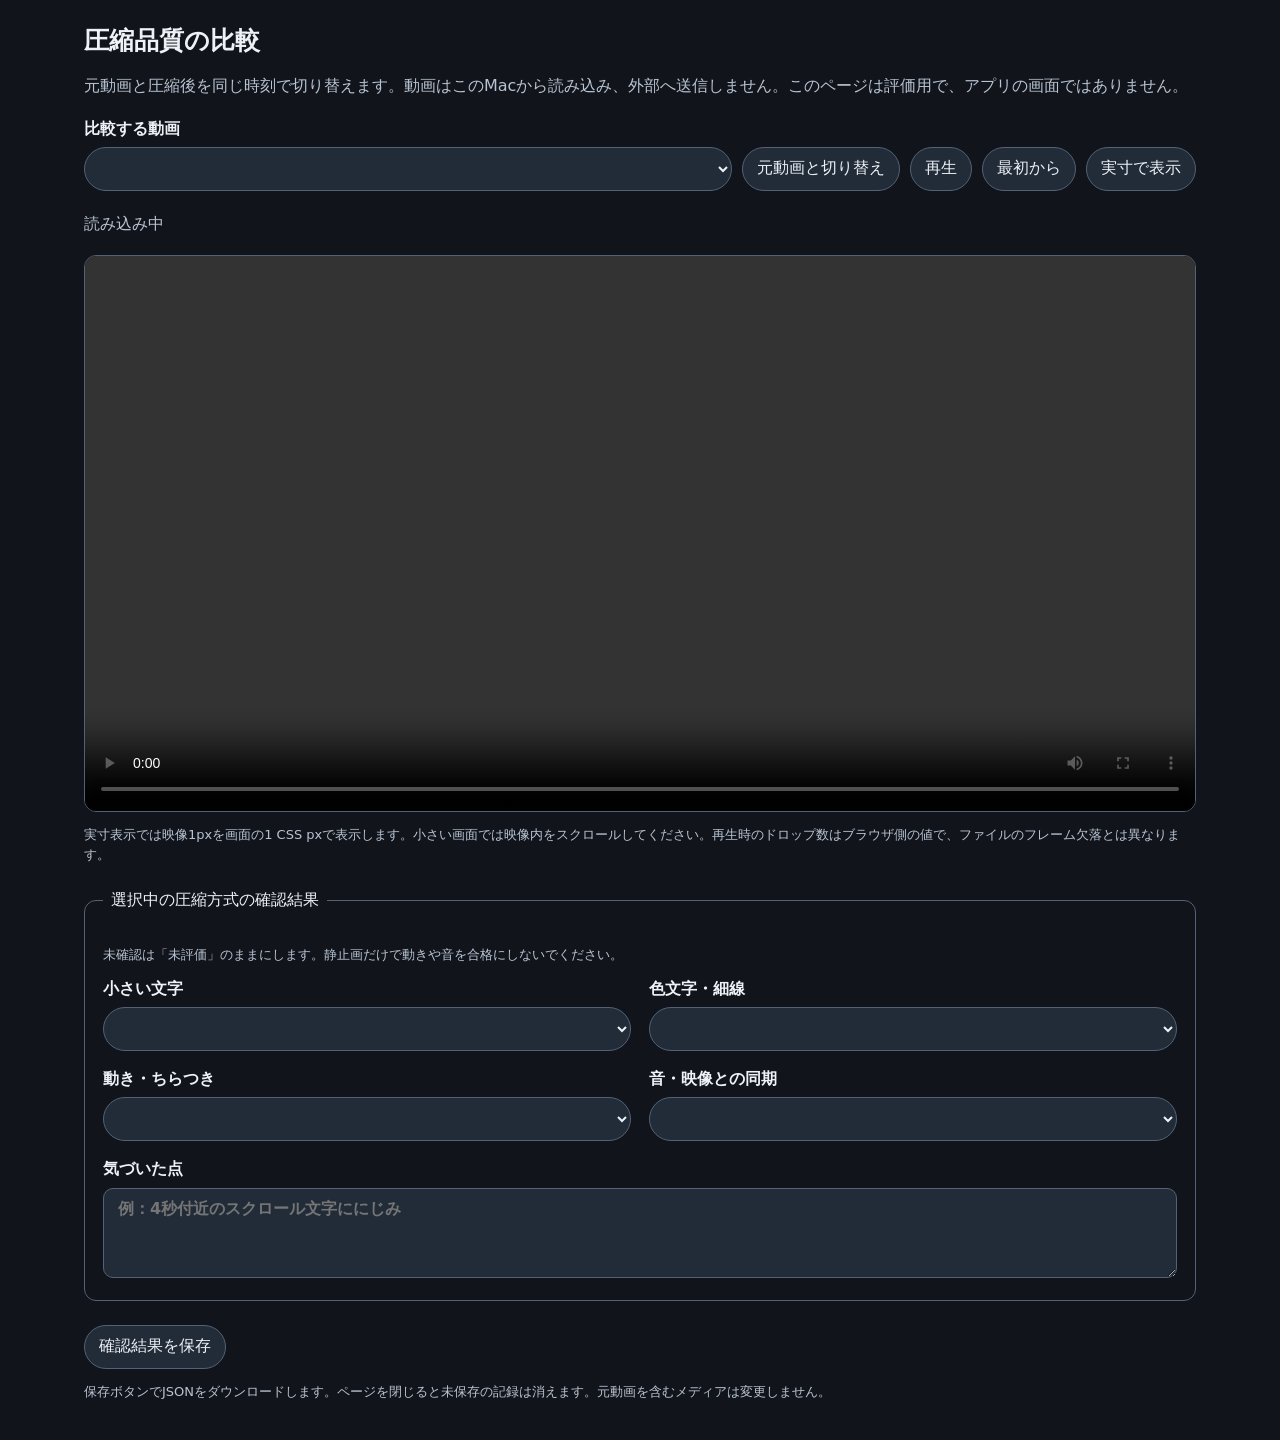
<file: scripts/quality-review.html>
<!doctype html>
<html lang="ja">
<meta charset="utf-8">
<meta name="viewport" content="width=device-width,initial-scale=1">
<title>圧縮品質のローカル比較</title>
<style>
:root{font-family:system-ui,sans-serif;color-scheme:dark;background:#11151b;color:#eef2f7}
*{box-sizing:border-box}body{margin:0}main{max-width:1160px;margin:auto;padding:24px}
h1{font-size:25px;margin:0 0 12px}p{line-height:1.6;color:#b9c4d3}label{display:block;font-weight:600}
button,select,textarea{font:inherit;color:inherit;background:#222c39;border:1px solid #526277;padding:10px 14px}
button,select{border-radius:24px;min-height:44px}button{cursor:pointer}button:disabled{opacity:.5;cursor:wait}
button:focus-visible,select:focus-visible,textarea:focus-visible{outline:3px solid #79dfcc;outline-offset:3px}
.controls{display:flex;gap:10px;flex-wrap:wrap;align-items:end;margin:20px 0}.controls label{flex:1;min-width:210px}
select{display:block;width:100%;margin-top:7px}.viewport{overflow:auto;background:#000;border:1px solid #526277;border-radius:12px;max-height:80vh}
video{display:block;width:100%;height:auto}.viewport.native video{width:var(--native-width);max-width:none}
.status{min-height:28px;font-variant-numeric:tabular-nums}#error{color:#ffb5b5}fieldset{border:1px solid #526277;border-radius:12px;padding:18px;margin:24px 0}
.checks{display:grid;grid-template-columns:repeat(2,minmax(0,1fr));gap:18px}textarea{width:100%;border-radius:10px;margin-top:8px;min-height:90px}
.muted{font-size:13px}legend{padding:0 8px}button[aria-pressed=true]{background:#b8f3e5;color:#10271f}
@media(max-width:600px){main{padding:16px}.checks{grid-template-columns:1fr}h1{font-size:22px}}
</style>
<main>
<h1>圧縮品質の比較</h1>
<p>元動画と圧縮後を同じ時刻で切り替えます。動画はこのMacから読み込み、外部へ送信しません。このページは評価用で、アプリの画面ではありません。</p>
<p id="conditions" class="muted"></p>
<div class="controls">
 <label>比較する動画<select id="clip"></select></label>
 <button id="switch">元動画と切り替え</button>
 <button id="play">再生</button>
 <button id="restart">最初から</button>
 <button id="scale" aria-pressed="false">実寸で表示</button>
</div>
<p id="status" class="status" role="status" aria-live="off">読み込み中</p>
<p id="error" role="alert"></p>
<div id="viewport" class="viewport"><video id="video" controls playsinline preload="auto"></video></div>
<p class="muted">実寸表示では映像1pxを画面の1 CSS pxで表示します。小さい画面では映像内をスクロールしてください。再生時のドロップ数はブラウザ側の値で、ファイルのフレーム欠落とは異なります。</p>
<fieldset id="review"><legend>選択中の圧縮方式の確認結果</legend>
<p id="review-label"></p><p class="muted">未確認は「未評価」のままにします。静止画だけで動きや音を合格にしないでください。</p>
<div class="checks">
 <label>小さい文字<select data-check="text"></select></label>
 <label>色文字・細線<select data-check="detail"></select></label>
 <label>動き・ちらつき<select data-check="motion"></select></label>
 <label>音・映像との同期<select data-check="audio"></select></label>
</div>
<label style="margin-top:18px">気づいた点<textarea id="notes" placeholder="例：4秒付近のスクロール文字ににじみ"></textarea></label>
</fieldset>
<button id="export">確認結果を保存</button>
<p class="muted">保存ボタンでJSONをダウンロードします。ページを閉じると未保存の記録は消えます。元動画を含むメディアは変更しません。</p>
</main>
<script id="data" type="application/json">__COMPARISON_DATA__</script>
<script>
'use strict';
const data=JSON.parse(document.querySelector('#data').textContent);
const v=document.querySelector('#video'), choose=document.querySelector('#clip');
const status=document.querySelector('#status'), error=document.querySelector('#error');
const checks=[...document.querySelectorAll('[data-check]')], notes=document.querySelector('#notes');
const reviews={}, play=document.querySelector('#play');let current=0,lastCandidate=1,switchToken=0;
const mb=n=>(n/1e6).toFixed(2)+' MB';
data.clips.forEach((c,i)=>choose.add(new Option(c.label+' · '+mb(c.bytes),String(i))));
checks.forEach(s=>['未評価','問題なし','問題あり'].forEach((label,i)=>s.add(new Option(label,['pending','pass','problem'][i]))));
document.querySelector('#conditions').textContent=`${data.width}×${data.height} · 元動画 ${data.fps}fps · ${data.seconds.toFixed(2)}秒 · ${data.frameRatePolicy==='limit30'?'最大30fps':'元fps維持'} · 映像設定：${({gentle:'品質優先',balanced:'標準',compact:'容量優先'})[data.preset]||data.preset} · 音声コピーの比較（音声の再圧縮品質は対象外）`;
document.querySelector('#viewport').style.setProperty('--native-width',data.width+'px');
function capture(){if(current===0)return;const r={notes:notes.value};checks.forEach(s=>r[s.dataset.check]=s.value);reviews[data.clips[current].variant]=r;}
function showReview(){const c=data.clips[current],r=reviews[c.variant]||{};document.querySelector('#review').disabled=current===0;document.querySelector('#review-label').textContent=current===0?'元動画を表示中です。圧縮後を選ぶと記録できます。':c.label;checks.forEach(s=>s.value=r[s.dataset.check]||'pending');notes.value=r.notes||'';}
function refresh(){const q=v.getVideoPlaybackQuality();play.textContent=v.paused?'再生':'一時停止';status.textContent=`${data.clips[current].label} · ${v.currentTime.toFixed(2)} / ${Number.isFinite(v.duration)?v.duration.toFixed(2):'—'}秒 · 再生側ドロップ ${q.droppedVideoFrames}/${q.totalVideoFrames}`;}
async function start(){try{await v.play();}catch(e){error.textContent='再生できませんでした。再生ボタンを押し直すか、対応するプレーヤーで確認してください。';}refresh();}
function load(index){capture();const time=v.currentTime||0,resume=!v.paused;v.pause();current=index;if(index>0)lastCandidate=index;choose.value=String(index);showReview();error.textContent='';play.disabled=true;const token=++switchToken;v.onloadedmetadata=()=>{if(token!==switchToken)return;v.currentTime=Math.min(time,Math.max(0,v.duration-0.01));play.disabled=false;refresh();if(resume)start();};v.src=data.clips[index].file;v.load();refresh();}
choose.onchange=()=>load(Number(choose.value));
document.querySelector('#switch').onclick=()=>load(current===0?lastCandidate:0);
document.querySelector('#switch').disabled=data.clips.length<2;
play.onclick=()=>v.paused?start():v.pause();
document.querySelector('#restart').onclick=()=>{v.currentTime=0;start();};
document.querySelector('#scale').onclick=e=>{const on=document.querySelector('#viewport').classList.toggle('native');e.currentTarget.setAttribute('aria-pressed',String(on));e.currentTarget.textContent=on?'画面に合わせる':'実寸で表示';};
['timeupdate','play','pause','ended','loadedmetadata'].forEach(event=>v.addEventListener(event,refresh));
v.onerror=()=>{play.disabled=false;error.textContent='動画を読み込めません。このブラウザのコーデック対応とローカルサーバーを確認してください。';};
document.querySelector('#export').onclick=()=>{capture();const report={schema:1,recordedAt:new Date().toISOString(),conditions:data,reviewer:'manual',reviews:data.clips.filter(c=>c.variant!=='source').map(c=>({variant:c.variant,file:c.file,...(reviews[c.variant]||{text:'pending',detail:'pending',motion:'pending',audio:'pending',notes:''})}))};const url=URL.createObjectURL(new Blob([JSON.stringify(report,null,2)],{type:'application/json'}));const a=document.createElement('a');a.href=url;a.download='quality-review.json';a.click();setTimeout(()=>URL.revokeObjectURL(url),1000);};
load(0);
</script>
</html>
</file>
<file: site/style.css>
:root {
  color-scheme: light dark;
  --page: light-dark(#fafbf9,#111615);
  --ink: light-dark(#1b2421,#edf2ee);
  --muted: light-dark(#535e59,#b4bdb8);
  --line: light-dark(#d9ded9,#37413c);
  --accent: light-dark(#1d4c3e,#bbe2c5);
  font-family: -apple-system,BlinkMacSystemFont,"Hiragino Sans",sans-serif;
  color:var(--ink);background:var(--page);font-synthesis:none;
}
*{box-sizing:border-box}body,h1,h2,p,figure,fieldset{margin:0}a{color:inherit;text-underline-offset:.25em}a:focus-visible,button:focus-visible,label:has(input:focus-visible){outline:3px solid #548cff;outline-offset:4px}
header{border-bottom:1px solid var(--line)}nav,footer{max-width:1180px;margin:auto;display:flex;align-items:center;justify-content:space-between;padding:13px 5%;gap:24px}nav a,footer a{font-size:.85rem;text-decoration:none}nav a:hover,footer a:hover{text-decoration:underline}.brand{display:flex;align-items:center;gap:5px;font-size:1.3rem;font-weight:660;letter-spacing:-.05em}
.hero{text-align:center;padding:clamp(26px,4.2vw,64px) 5% 34px}.appicon{display:block;width:clamp(68px,6vw,88px);height:auto;margin:0 auto 13px}
h1,h2{font-feature-settings:"palt";letter-spacing:-.055em;line-height:1.22;font-weight:680;text-wrap:balance}
h1{font-size:clamp(2.6rem,5.25vw,5.2rem)}.intro,.editor p,.native p,footer p{color:var(--muted);line-height:1.85}.intro{margin:15px auto 19px;font-size:clamp(.92rem,1.35vw,1.12rem)}
.download{display:inline-flex;align-items:center;gap:10px;border-radius:30px;background:var(--accent);color:var(--page);text-decoration:none;font-weight:610;padding:12px 22px}.download:hover{filter:brightness(1.13)}.spec{color:var(--muted);margin-top:9px;font-size:.75rem}.spec span{padding:0 .3em}
.showcase{width:min(1160px,92%);margin:auto}.desktop{position:relative;isolation:isolate;overflow:hidden;border-radius:20px;padding:clamp(32px,4.5vw,72px) 7.5% 4.5%;background:linear-gradient(167deg,#a5c7ca 1%,#e3dfc3 54%,#a9bdad 91%)}.desktop:before{content:"";position:absolute;z-index:-2;right:6%;top:2%;width:clamp(64px,10vw,155px);aspect-ratio:1;border-radius:50%;background:#fff6cd;box-shadow:0 0 65px #ffedbd99}.desktop:after{content:"";position:absolute;z-index:-1;inset:0;background:url(assets/hills.svg) center/100% 100%}.desktop.night{background:linear-gradient(164deg,#1c3042,#4a6575 52%,#859998)}.night:before{background:#dfeada;box-shadow:0 0 45px #e8eee247}
.screen{display:block}.screen img{display:block;width:100%;height:auto}
.showcase>figcaption,.setting figcaption{display:flex;align-items:center;justify-content:space-between;gap:15px;padding:13px 2px;color:var(--muted);font-size:.82rem}.showcase strong{font-weight:620;color:var(--ink);margin-right:12px}.controls{display:flex;gap:8px;align-items:center}.controls[hidden]{display:none}.controls button,fieldset{border:1px solid var(--line);border-radius:8px;color:var(--ink);background:transparent}.controls button,label{font:inherit;cursor:pointer}.controls button{display:flex;gap:5px;align-items:center;padding:7px 9px}.controls button[aria-pressed=true]{background:light-dark(#e8efe9,#25382e)}fieldset{padding:3px;display:flex}legend,input{position:absolute;clip-path:inset(50%);width:1px;height:1px;overflow:hidden}label{padding:4px 9px;border-radius:5px}fieldset label:has(:checked){background:var(--ink);color:var(--page)}
.editor,.native{width:min(950px,88%);margin:auto;display:grid;align-items:center;grid-template-columns:.95fr 1.05fr;gap:9%;padding:clamp(58px,7vw,100px) 0}.editor h2,.native h2{font-size:clamp(2rem,3.5vw,3.35rem)}.editor p{margin-top:19px}kbd{font:500 .8em ui-monospace,monospace;color:var(--ink);border:1px solid var(--line);border-bottom-width:2px;border-radius:4px;padding:1px 4px;white-space:nowrap}.setting img{display:block;width:100%;height:auto}.setting figcaption{font-size:.75rem}.native{border-top:1px solid var(--line)}.native p+p{margin-top:1em}footer{border-top:1px solid var(--line);padding-top:25px;padding-bottom:28px}footer p{font-size:.8rem}footer a{flex:none}
@media(max-width:700px){.hero{padding:34px 5% 26px}h1{font-size:clamp(2.05rem,7.5vw,3.2rem)}.intro{max-width:31em}.intro br{display:none}.showcase{width:94%}.desktop{border-radius:13px;padding:25px 3% 17px}.showcase>figcaption{flex-wrap:wrap;gap:8px}.editor,.native{grid-template-columns:1fr;gap:26px;padding:46px 0}.editor h2 br{display:none}.setting{width:min(100%,460px)}footer{align-items:start}}@media(max-width:430px){.showcase>figcaption{align-items:start;flex-direction:column}.hero .intro{font-size:.92rem}.controls{align-self:flex-end}.controls button,label{min-height:36px;display:inline-flex;align-items:center}}

/* The page stays in Lunamo's paper-white palette; the native preview can switch appearance. */
:root{color-scheme:light;--page:#fcfdfa;--ink:#22312a;--muted:#506159;--line:#dce2dc;--accent:#dceab5}
body{background:linear-gradient(180deg,#fff 0,#fcfdf9 28%,#f7faf4 64%,#fff 92%)}
header{background:rgba(253,255,251,.87);backdrop-filter:blur(14px);border-color:#e8ece7}
h1{font-size:clamp(3.3rem,6.3vw,6rem);letter-spacing:-.065em;line-height:1.07}
.hero{padding-top:clamp(26px,3vw,48px);padding-bottom:clamp(23px,3vw,44px)}
.hero .intro{margin-top:10px}.appicon{width:clamp(64px,5vw,78px);margin-bottom:8px}
.download{background:light-dark(#315bd6,#a9c2ff);color:light-dark(#fff,#101d3a);border:1px solid light-dark(#2449b8,#c3d4ff);border-radius:10px;box-shadow:inset 0 1px 0 #ffffff30,0 2px 8px #2449b81a}.download:hover{background:light-dark(#244cbe,#bed1ff);filter:none}
.showcase{width:min(1100px,96%)}
.machine{position:relative;padding-bottom:1%;isolation:isolate}
.machine:after{content:"";position:absolute;z-index:-1;inset:auto 8% -.1%;height:2%;border-radius:50%;background:#283b2f50;filter:blur(6px)}
.lid{width:86%;margin:auto;padding:clamp(4px,.7vw,10px) clamp(4px,.65vw,9px) clamp(6px,1vw,15px);border:1px solid #77807c;border-radius:clamp(9px,1.9vw,24px) clamp(9px,1.9vw,24px) 4px 4px;background:#151817;box-shadow:inset 0 0 0 1px #c5cac7,inset 0 0 0 3px #343936;position:relative}
.desktop{padding:3.8% 4% 3%;border-radius:clamp(3px,.9vw,12px);background:linear-gradient(145deg,#a4c7b2,#eaf0cd 63%,#c4d6c0)}
.desktop:before{width:12%;right:2%;top:3%;background:#eff5bf}
.base{position:relative;width:100%;height:clamp(8px,1.35vw,17px);margin-top:-1px;border-radius:2px 2px 4% 4% / 2px 2px 80% 80%;background:linear-gradient(90deg,#8f9994,#e5e9e6 2%,#b6bcb9 8%,#e0e4e1 40%,#d4dad6 70%,#a2ada6 97%,#dbe0dc 99%,#88928b);box-shadow:inset 0 -3px 3px #52625b60}
.base:after{content:"";display:block;margin:auto;width:14%;height:45%;background:linear-gradient(90deg,#909b94,#b3bab4 12% 88%,#87928a);border-radius:0 0 8px 8px}
.screen{position:relative}
.showcase>figcaption{justify-content:center;padding-top:12px}
.controls{align-self:auto;color:#36463c}.controls button[aria-pressed=true]{background:#ebf1e6}.controls button,fieldset{background:#ffffffa8;border-color:#d3dbd4}fieldset label:has(:checked){background:#e2eacb;color:#27362a;box-shadow:0 1px 2px #35433226}
.editor,.native{padding:clamp(40px,6vw,80px) 0}.editor h2,.native h2{font-size:clamp(1.45rem,2.45vw,2.35rem);letter-spacing:-.035em;display:flex;align-items:baseline;gap:.38em}

.native{gap:7%;grid-template-columns:1fr 1fr}
@media(max-width:700px){.native{grid-template-columns:1fr}.controls{align-self:center}.showcase>figcaption{align-items:center}.lid{width:90%}.desktop{padding:4% 2% 2%}.hero .intro{max-width:25em}.hero .intro br{display:block}}
@media(prefers-reduced-transparency:reduce){header{background:#fff;backdrop-filter:none}}

@font-face{font-family:LunamoManrope;src:url(assets/fonts/manrope-wordmark.woff) format("woff");font-style:normal;font-weight:200 800;font-display:swap}
h1,.brand,footer strong{font-family:LunamoManrope,"Avenir Next",sans-serif;font-weight:640;letter-spacing:-.045em}
body{font-family:-apple-system,BlinkMacSystemFont,"Hiragino Sans","Yu Gothic",Meiryo,sans-serif}
.footer-links,.author{display:flex;flex-wrap:wrap;align-items:center;gap:16px}.footer-links{align-items:flex-end;flex-direction:column;gap:9px}.author{font-size:.85rem}.author span{color:var(--muted)}.author a{text-decoration:underline;text-decoration-color:#aab9aa}
@media(max-width:700px){footer{flex-direction:column;gap:14px}.footer-links{align-items:flex-start}.author{gap:14px}}

header{position:sticky;top:0;z-index:4}
header .brand img{width:32px;height:32px}.hero .appicon{width:clamp(76px,8.7vw,108px);margin-bottom:14px}
.hero{padding-top:clamp(32px,4.3vw,64px);padding-bottom:clamp(24px,3vw,42px)}
.showcase{position:relative;isolation:isolate}
.showcase:before{content:"";position:absolute;z-index:-1;pointer-events:none;inset:-7% 0 15%;background:radial-gradient(ellipse at 30% 40%,#dbeddb80,transparent 56%),radial-gradient(ellipse at 72% 32%,#edf1c4a1,transparent 55%)}
.machine{--lid-width:86%;--rim-x:clamp(4px,.65vw,9px);--rim-top:clamp(4px,.7vw,10px);--pane-x:4%;--pane-top:3.8%;--rim-radius:clamp(9px,1.9vw,24px)}
.lid,.face{box-sizing:border-box;width:var(--lid-width);padding:var(--rim-top) var(--rim-x) 0;margin-inline:auto;border:1px solid transparent}
.lid{border-color:#77807c;border-radius:var(--rim-radius) var(--rim-radius) 4px 4px;padding-bottom:clamp(6px,1vw,15px)}
.desktop,.face-inset{padding:var(--pane-top) var(--pane-x) 3%}
.desktop{border-radius:max(2px,calc(var(--rim-radius) - var(--rim-x))) max(2px,calc(var(--rim-radius) - var(--rim-x))) 2px 2px}
.screen-slot{aspect-ratio:1100 / 680}

.face{position:absolute;inset:0 0 auto;pointer-events:none}.screen{filter:drop-shadow(0 8px 12px #253a342e)}
.setting img{filter:drop-shadow(0 4px 6px #26392b1a)}
@media(max-width:700px){.machine{--lid-width:90%;--pane-top:4%;--pane-x:2%}.hero .appicon{width:75px}}

/* Page appearance follows the system unless the reader explicitly selects one. */
:root{color-scheme:light dark;--page:light-dark(#f8faff,#0c1220);--ink:light-dark(#182840,#eef3ff);--muted:light-dark(#4e607b,#b2bfd7);--line:light-dark(#d5dfef,#2c3b56);--paper:light-dark(#fff,#0c1220);--haze:light-dark(#dce9ff,#192d50);--glow:light-dark(#e7eaff,#242c52);--nav:light-dark(#f8faffec,#0e1728ec);--control:light-dark(#ffffffde,#1a2942);--selected:light-dark(#dce7ff,#294575);--river:light-dark(#b9cff58c,#547ab566)}
:root[data-theme=light]{color-scheme:light}:root[data-theme=dark]{color-scheme:dark}
body{background:var(--page)}header{border-color:var(--line);background:var(--nav)}
.nav-end{display:flex;align-items:center;gap:clamp(12px,2.5vw,28px)}.appearance{display:flex;align-items:center;gap:3px;padding:2px;color:var(--ink)}
.appearance select{color:inherit;font:inherit;font-size:.82rem;min-height:32px;border:none;background:transparent;cursor:pointer}.appearance select option{color:var(--ink);background:var(--paper)}
main{position:relative;isolation:isolate}.sky{position:absolute;z-index:-2;inset:0 0 auto;height:clamp(680px,82vw,1150px);overflow:hidden;pointer-events:none;background:radial-gradient(ellipse 54% 45% at 82% 44%,var(--glow) 0,transparent 96%),radial-gradient(ellipse 64% 60% at 12% 46%,var(--haze),transparent 91%),linear-gradient(var(--paper),var(--page));mask-image:linear-gradient(#000 0 74%,transparent)}
.orbit-lines{position:absolute;inset:0;background:url(assets/lunar-horizon.svg?v=blue-theme-1) center top/cover no-repeat;opacity:.69}
.showcase:before{display:none}.screen-slot{aspect-ratio:16/10}.showcase{margin:0;width:100%}.hero{padding-block:clamp(42px,5vw,78px) clamp(36px,4.2vw,62px)}
.tour{max-width:1550px;width:94%;margin:auto}
.scenes{max-width:65ch;margin:16px auto 0;color:var(--ink)}.scenes article{padding:16px 0}.scenes h2{font-size:clamp(1.4rem,2.4vw,2.2rem)}.scenes p{color:var(--muted);margin-top:.7em;line-height:1.85}
.showcase .switcher{display:flex;justify-content:center;gap:2px;padding:3px;margin:8px auto;width:max-content;background:var(--control);border:1px solid var(--line);border-radius:10px}.showcase .switcher[hidden]{display:none}.switcher button{border:0;border-radius:7px;padding:7px 12px;background:transparent;color:var(--muted);cursor:pointer;font:550 .8rem/1.3 system-ui}.switcher button[aria-pressed=true]{background:var(--selected);color:var(--ink)}
.tour:not(.following):has(.switcher:not([hidden])) .scenes article:not(.current){display:none}
@media(min-width:960px) and (min-height:630px) and (prefers-reduced-motion:no-preference){
  .tour.following{height:var(--tour-height,auto);grid-template-rows:minmax(0,1fr)}
  .following .showcase{position:sticky;top:var(--preview-pin-top,clamp(78px,13vh,126px));max-width:calc((100svh - 164px) * 1.79);justify-self:start}
  .following .scenes{margin:0;padding:10vh 0 0}
  .tour.following .scenes article:not(.current),.tour.following .scenes article.current{display:flex;flex-direction:column;justify-content:center;min-height:52vh}
}
.editor{border-top:1px solid var(--line);margin-top:clamp(26px,4vw,64px)}
@media(max-width:959px),(max-height:629px),(prefers-reduced-motion:reduce){
  .tour{max-width:1000px}.scenes{width:89%;min-height:6.8rem}.scenes article.current{display:block}.scenes h2{font-size:1.35rem}
}
@media(max-width:700px){.sky{height:660px}.orbit-lines{background-size:auto 100%}.hero{padding:32px 6%}.switcher button{min-height:36px}.tour{width:96%}}
@media(prefers-reduced-transparency:reduce){header,.showcase .switcher{background:var(--paper);backdrop-filter:none}}

.showcase .switcher{flex-direction:row;align-items:center;flex-wrap:nowrap}
@media(max-width:700px){.switcher button{min-height:42px}.appearance select{min-height:42px}}

/* One mark, taken from the two production Icon Composer layers. */
.section-title{display:flex;align-items:center;gap:.42em}
.section-title::before{content:"";display:block;width:.95em;height:.95em;flex:0 0 .95em;background:url(assets/icon.png) center/contain no-repeat}
header{border:0}
.appearance,.appearance select{border:0;border-radius:0;box-shadow:none;background:transparent}
.appearance select{appearance:none;-webkit-appearance:none;padding:0 14px 0 1px;min-height:44px;font:inherit;font-size:.86rem}
.appearance{position:relative;padding:0}.appearance::after{content:"";pointer-events:none;position:absolute;right:1px;top:calc(50% - 3px);width:5px;height:5px;border:solid currentColor;border-width:0 1px 1px 0;transform:rotate(45deg)}
/* Keep the system picker and its keyboard behavior. Draw its closed label ourselves. */
.appearance:has(.appearance-value:not([hidden])){padding-right:15px;min-height:44px;white-space:nowrap}
.appearance-value{font-size:.86rem;inline-size:3.5em;text-align:center}
.appearance:has(.appearance-value:not([hidden])) select{position:absolute;inset:0;width:100%;height:100%;margin:0;opacity:0}
.appearance select:focus{outline:none}
.appearance:has(select:focus-visible) .appearance-value{text-decoration:underline;text-decoration-thickness:2px;text-underline-offset:.3em}
.appearance:has(.appearance-value[hidden]) select:focus-visible{text-decoration:underline}
header .language{white-space:nowrap;display:inline-flex;align-items:center;min-height:44px}
.hero .source{display:inline-block;padding:6px;color:var(--muted);font-size:.8rem;text-decoration:underline;text-underline-offset:.2em}.hero .source:hover{color:var(--ink)}
@media(max-width:480px){header nav{gap:8px;padding-inline:12px}.nav-end{gap:10px}header .brand{font-size:1.15rem}header .brand img{width:28px;height:28px}}
.showcase .switcher{border:0;background:transparent}
.features{width:min(950px,88%);margin:0 auto;padding:clamp(50px,7vw,95px) 0 0}
.features h2{font-size:clamp(1.45rem,2.45vw,2.35rem)}
.feature-list{display:grid;grid-template-columns:1fr 1fr;column-gap:10%;row-gap:clamp(28px,4vw,50px);margin-top:clamp(24px,3.6vw,48px)}
.feature-list article{display:grid;grid-template-columns:28px 1fr;gap:7px 16px;align-content:start}
.feature-list svg{grid-row:span 2;fill:none;stroke:light-dark(#315dbb,#96b7ff);stroke-width:1.6;stroke-linecap:round;stroke-linejoin:round}
.feature-list h3{margin:0;font-size:1.12rem;line-height:1.5;font-weight:625}
.feature-list p{grid-column:2;color:var(--muted);font-size:.96rem;line-height:1.85;margin:0}
@media(max-width:640px){.feature-list{grid-template-columns:1fr}.features{padding-top:38px}.feature-list article{column-gap:13px}}
@media(min-width:960px){
  .tour{width:90%;max-width:1320px;display:grid;grid-template-areas:"copy preview";grid-template-columns:minmax(0,32fr) minmax(0,68fr);column-gap:clamp(18px,2vw,32px);align-items:start}
  .scenes p{text-wrap:pretty}
  .tour .scenes{grid-area:copy;width:100%;max-width:25rem}
  .tour .showcase{grid-area:preview}
  .tour:not(.following) .scenes{align-self:center;margin:0}
}

@media(max-width:959px){
  .tour.following .showcase{position:sticky;top:max(72px,env(safe-area-inset-top));z-index:1;background:var(--page);padding-block:6px}
  .tour.following .scenes{padding-bottom:42svh}
  .tour.following .scenes article{display:flex;flex-direction:column;justify-content:center;min-height:36svh}
}

@media(prefers-reduced-motion:no-preference){
  .tour .face{transform:translateX(var(--intro-x,0px)) scale(var(--intro-scale,1));transform-origin:50% 20%}
  .tour .housing{opacity:var(--shell-opacity,1);transform:translateY(var(--shell-y,0px))}
  .tour .machine::after{opacity:var(--shell-opacity,1);transform:translateY(var(--shell-y,0px))}
}
@media(min-width:960px) and (prefers-reduced-motion:no-preference){
  .tour .scenes{opacity:var(--copy-opacity,1)}
}


.project-links{background:light-dark(#eef3fc,#121e32);padding:clamp(40px,5vw,72px) 6%}
.project-links-inner{max-width:1060px;margin:auto;display:grid;grid-template-columns:repeat(3,minmax(0,1fr));gap:clamp(28px,4vw,64px)}
.project-links article{display:flex;flex-direction:column;align-items:center;text-align:center}
.project-links svg{width:32px;height:32px;fill:none;stroke:light-dark(#315dbb,#96b7ff);stroke-width:1.8;stroke-linecap:round;stroke-linejoin:round}
.project-links h2{font-size:1.18rem;letter-spacing:-.02em;margin:12px 0 6px}
.project-links p{color:var(--muted);line-height:1.7;font-size:.94rem;margin:0 0 12px;max-width:22em}
.project-links article>a,.profile-links{margin-top:auto}
.project-links a{color:light-dark(#2855b0,#aec8ff);text-underline-offset:.24em}
.project-links article>a,.profile-links a{font-size:.92rem;font-weight:580;text-decoration:none;display:inline-block;padding-block:6px}
.project-links a:hover{text-decoration:underline}.profile-links{display:flex;gap:16px}
footer.copyright{border:0;align-items:center;justify-content:center;color:var(--muted);padding:22px 5%;font-size:.9rem}
@media(max-width:700px){.project-links-inner{grid-template-columns:1fr;gap:32px}.project-links article{display:grid;grid-template-columns:32px 1fr;gap:4px 16px;text-align:left;align-items:start}.project-links svg,.project-links article>img{grid-row:span 3}.project-links h2,.project-links p{margin:0}.project-links article>a,.profile-links{grid-column:2;justify-self:start}.project-links-inner{max-width:30rem}}

.marimo-link{color:inherit;text-decoration-line:underline;text-decoration-style:dashed;text-decoration-thickness:1px;text-underline-offset:.19em}
.marimo-link:hover{text-decoration-style:solid}
/* Only the desktop layer carries system chrome. The flying window stays unadorned. */
.machine{--pane-top:3.8%;--pane-x:6.5%}
.desktop,.face-inset{padding:var(--pane-top) var(--pane-x) 5%}
.desktop{container-type:inline-size;--menu-ink:#14231c;--menu-surface:#e1ead8ca;--dock-surface:#d6e6d7ad}
.desktop.night{--menu-ink:#f3f6f6;--menu-surface:#253645cf;--dock-surface:#425662bf}
.mac-menu,.mac-dock{position:absolute;pointer-events:none;user-select:none;color:var(--menu-ink)}
/* MacBook Air M2, Apple WWDC22 Continuity front view: 1380px display, 33px menu, 168 x 30px notch. */
.mac-menu{inset:0 0 auto;aspect-ratio:1380 / 33;background:var(--menu-surface);display:flex;align-items:center;justify-content:space-between;padding-inline:1.15%;font:500 1.18cqw/1 -apple-system,BlinkMacSystemFont,sans-serif;white-space:nowrap}
.mac-menu::before{content:"";position:absolute;top:0;left:50%;width:12.174%;height:90.909%;transform:translateX(-50%);border-radius:0 0 .55cqw .55cqw;background:#151817}
.mac-menus,.mac-status{display:flex;align-items:center;gap:1cqw}.apple-mark{font-family:-apple-system,BlinkMacSystemFont,sans-serif;font-size:1.65cqw}.mac-status svg{width:5.8cqw;height:auto}
.mac-dock{bottom:.65%;left:50%;transform:translateX(-50%);display:flex;align-items:center;padding:.23cqw .43cqw .38cqw;gap:.18cqw;background:var(--dock-surface);border-radius:1cqw;box-shadow:inset 0 0 0 .10cqw #ffffff61,0 .14cqw .5cqw #0c201f55}
.mac-dock .system-apps{display:block;width:22.4cqw;height:auto}.dock-lunamo{width:3.2cqw;height:3.2cqw;background:url(assets/icon.png) center/contain no-repeat;position:relative}.night .dock-lunamo{background-image:url(assets/icon.png)}.dock-lunamo:after{content:"";position:absolute;bottom:-.22cqw;left:46%;width:.29cqw;height:.29cqw;border-radius:50%;background:var(--menu-ink)}.mac-dock i{width:.1cqw;height:2.6cqw;background:var(--menu-ink);opacity:.3;margin-inline:.22cqw}.mac-dock svg{width:2.4cqw;height:2.4cqw}

header button.language{border:0;padding:0;background:none;color:inherit;font:inherit;font-size:.85rem;cursor:pointer}header button.language:hover{text-decoration:underline}header button.language[hidden]{display:none}

/* Generated raster device; CSS only positions the original app screenshot. */
.machine{--lid-width:100%;padding:0;aspect-ratio:3/2}
.machine::after{display:none}
.device-frame{display:block;width:100%;height:auto}
.housing .desktop{position:absolute;inset:6.934% auto auto 7.943%;width:84.115%;height:80.469%;padding:0;border-radius:0;background:none;box-shadow:none;overflow:visible}
.housing .desktop::before,.housing .desktop::after{display:none}
.housing .screen-slot{position:absolute;top:6.432%;left:6.656%;width:86.687%;aspect-ratio:16/10}
.face{inset:12.109% auto auto 13.542%;width:72.917%;margin:0;padding:0;border:0}
.face-inset{padding:0}
.screen{filter:drop-shadow(0 8px 12px #162d2420)}
footer.copyright{flex-wrap:wrap;gap:12px 24px}

/* Align desktop chrome to the generated screen; the notch belongs to the raster. */
.housing .mac-menu{aspect-ratio:auto;height:3.4%;font-size:1.05cqw;border-radius:1.5cqw 1.5cqw 0 0;clip-path:polygon(0 0,44.35% 0,44.35% 88%,55.65% 88%,55.65% 0,100% 0,100% 100%,0 100%)}
.housing .mac-menu::before{display:none}
.housing .mac-menus{gap:1.05cqw}
.housing .mac-dock{bottom:.8%;gap:.35cqw;padding:.3cqw .5cqw .5cqw}
.housing .mac-dock .dock-folder,.housing .mac-dock .dock-terminal{width:3.2cqw;height:3.2cqw}

/* Keep hero sentences together, as in Lunamo’s phrase-based introduction. */
.hero .intro-phrase{display:inline-block}
</file>
<file: site/demo.css>
/* Stationary device, with its original wallpaper visible beneath the UI. */
.hero .preview-notice{max-width:46rem;margin:20px auto 16px;font-size:.85rem;line-height:1.7;color:var(--muted)}
.skip{position:fixed;top:-100px;left:12px;z-index:20;background:var(--page);padding:12px}.skip:focus{top:12px}
/* Keep the interactive demo independent of the template’s two-column tour. */
.drop-demo{display:block;width:96%;max-width:1100px;min-width:0;height:auto;margin-inline:auto}
.demo-intro{width:min(700px,88%);margin:0 auto 28px;text-align:center}
.demo-intro h2{justify-content:center;font-size:clamp(1.4rem,2.4vw,2.2rem)}
.demo-intro p{width:100%;max-width:none;color:var(--muted);line-height:1.85;margin-top:14px;text-wrap:wrap}
/* Match Lunamo: paragraph line balancing is only for wide layouts. */
@media(min-width:960px){.demo-intro p{text-wrap:pretty}}
.drop-demo .showcase{display:block;position:relative;top:auto;width:100%;min-width:0;max-width:none;margin:0;grid-area:auto}
.drop-demo .machine{width:100%;min-width:0}
.drop-demo .face,.drop-demo .housing,.drop-demo .machine::after{transform:none;opacity:1}
.face{inset:6.934% auto auto 7.943%;width:84.115%;pointer-events:auto}
.housing .screen-slot{inset:0;width:100%}.screen{container-type:inline-size;filter:none}
.demo-screen{position:relative;aspect-ratio:1292/824;overflow:hidden;border-radius:1.4cqw;background:transparent;color:light-dark(#242424,#f0f0f0);font:400 1.05cqw/1.5 -apple-system,BlinkMacSystemFont,sans-serif}
.demo-screen [hidden]{display:none!important}
.demo-menubar{display:flex;justify-content:space-between;align-items:center;height:2.4cqw;padding:0 1.1cqw;background:light-dark(#fafafa60,#1117);font-size:.85cqw;white-space:nowrap;clip-path:polygon(0 0,44.3% 0,44.3% 90%,55.7% 90%,55.7% 0,100% 0,100% 100%,0 100%)}
.demo-menu-left{display:flex;gap:1.4cqw}
/* The collapsed camera notch comes from the raster, rather than being drawn twice.
   Expanded panel: 480 × 178 on the reference 1380-wide desktop, matching NotchGeometry. */
.demo-notch{position:absolute;z-index:3;left:50%;top:0;transform:translateX(-50%);width:11.38cqw;height:2.012cqw;border-radius:0 0 .8cqw .8cqw;background:transparent;transition:width .24s cubic-bezier(.2,.8,.2,1),height .24s cubic-bezier(.2,.8,.2,1);overflow:hidden;color:#fff}
.demo-notch.expanded{width:34.783cqw;height:12.899cqw;border-radius:0 0 1.884cqw 1.884cqw;background:#000}
.demo-camera{height:2.174cqw}
.demo-zones{display:grid;grid-template-columns:repeat(3,minmax(0,1fr));gap:.58cqw;padding:1.014cqw 1.014cqw 0}
.demo-zones button{display:flex;flex-direction:column;align-items:center;justify-content:center;gap:.5cqw;height:6.38cqw;border:0;border-radius:.87cqw;background:#1a1a1a;color:#fff;font:inherit;cursor:pointer;padding:.3cqw;transition:background .1s,color .1s}
.demo-zones svg{width:1.6cqw;height:1.6cqw;flex-shrink:0}.demo-zones b{font-size:.94cqw;line-height:1.2}.demo-zones small{font-size:.725cqw;white-space:nowrap}
.demo-zones button[data-active=true],.demo-zones button:hover,.demo-zones button:focus-visible{background:#75e4ce;color:#000}
.notch-hint{font-size:.72cqw;text-align:center;color:#ffffffa6;margin:.87cqw 0 0;white-space:nowrap}
.demo-notch:not(.expanded) .notch-hint{display:none}
.demo-workspace{position:absolute;inset:13cqw 15cqw 9cqw;display:grid;place-items:center}
.demo-file{display:flex;flex-direction:column;align-items:center;gap:.5cqw;border:0;background:transparent;color:inherit;font:inherit;font-size:1.2cqw;cursor:grab;user-select:none;-webkit-user-select:none;touch-action:none;position:relative;z-index:4}
.demo-file:active,.demo-file.dragging{cursor:grabbing}.demo-file.dragging{opacity:.85}.demo-file small{font-size:.95cqw}.demo-file.dragging small{visibility:hidden}
.file-symbol{position:relative;display:grid;place-content:center;width:5.2cqw;height:6.5cqw;background:#fff;border:1px solid #b7b7b7;border-radius:.4cqw;box-shadow:0 .3cqw .7cqw #0003}
.file-symbol img{width:4.7cqw;height:auto}.file-symbol span{font-size:.65cqw;font-weight:700;text-align:center;color:#555;margin-top:.35cqw}
.demo-dock{position:absolute;bottom:.9cqw;left:50%;transform:translateX(-50%);display:flex;align-items:center;gap:.6cqw;padding:.5cqw .7cqw;background:light-dark(#fffa,#333a);border:1px solid #fff5;border-radius:1.1cqw;box-shadow:0 .3cqw 1cqw #0002;backdrop-filter:blur(12px)}
.demo-dock img,.demo-dock>span{width:3cqw;height:3cqw;border-radius:.6cqw;display:grid;place-items:center;font-size:2.3cqw;line-height:1}.finder-icon{background:linear-gradient(90deg,#5eaff3 50%,#dceaff 50%);color:#234570}.folder-icon{background:#65bfe5;color:#d6f4ff}.trash-icon{background:#ddd;color:#888}.demo-dock i{width:1px;height:2.7cqw;background:#8886}
/* Native queue hierarchy: titlebar, heading, execution control, task card, footer. */
.demo-queue{width:49.275cqw;border:1px solid light-dark(#bbb9,#ffffff30);border-radius:.85cqw;background:light-dark(#f8f8f8eb,#252525f2);box-shadow:0 1cqw 3cqw #0004;backdrop-filter:blur(24px);overflow:hidden;font-size:.94cqw}
.demo-titlebar{position:relative;display:flex;justify-content:center;align-items:center;height:2.4cqw;background:light-dark(#f5f5f5,#303030);font-weight:600;color:light-dark(#555,#ccc);font-size:.9cqw;border-bottom:1px solid #8882}
.traffic-lights{position:absolute;left:1cqw;display:flex;gap:.5cqw}.traffic-lights i{width:.8cqw;height:.8cqw;border-radius:50%;background:#ff6058;border:1px solid #0001}.traffic-lights i:nth-child(2){background:#ffbd2e}.traffic-lights i:nth-child(3){background:#28c840}
.demo-queue-heading{display:flex;justify-content:space-between;align-items:center;padding:1.45cqw 1.74cqw .87cqw;gap:1cqw}.demo-queue-heading strong{font-size:1.3cqw;color:inherit;font-weight:600}.demo-counts{font-size:.94cqw;color:light-dark(#777,#aaa);margin-top:.36cqw}
.demo-reset,.demo-pause,.demo-remove{display:grid;place-items:center;flex-shrink:0;width:3.19cqw;height:3.19cqw;padding:0;border-radius:50%;border:1px solid light-dark(#0002,#fff3);background:light-dark(#f4f4f4cc,#48484899);box-shadow:inset 0 1px 1px #fff5,0 1px 2px #0001;color:inherit;font:500 1.3cqw/1 -apple-system,sans-serif;cursor:pointer}.demo-reset:hover,.demo-pause:hover,.demo-remove:hover{background:light-dark(#e5e5e5,#555)}
.demo-toolbar{display:flex;align-items:center;justify-content:space-between;padding:0 1.74cqw .87cqw;border-bottom:1px solid #8883;color:light-dark(#666,#ccc)}
.execution-label{display:inline-flex;align-items:center;gap:.4cqw;border:1px solid #8883;border-radius:20px;background:light-dark(#f1f1f1,#444);padding:.35cqw .7cqw}.execution-label svg{width:1.1cqw;height:1.1cqw}.demo-badge{font-size:.8cqw}
.demo-list{padding:1.45cqw;background:light-dark(#efefef70,#15151550);min-height:12cqw}.demo-card{padding:1.014cqw;border-radius:1.45cqw;background:light-dark(#fff,#353535);border:1px solid #8882}
.demo-job{display:flex;align-items:center;gap:.87cqw}.demo-pin{color:#999;font-size:1cqw}.demo-job>img{width:6.38cqw;height:3.62cqw;object-fit:cover;border-radius:.45cqw}.demo-job>div{flex:1;min-width:0}.demo-job b{display:block;font-weight:600;overflow-wrap:anywhere}.demo-mode,.demo-phase{display:block;font-size:.8cqw;color:light-dark(#777,#bcbcbc);margin-top:.2cqw}
.demo-progress{display:flex;align-items:center;gap:.87cqw;margin:.65cqw 0}.demo-progress progress{appearance:none;flex:1;min-width:0;width:100%;height:.5cqw;border:0;border-radius:1cqw;overflow:hidden;accent-color:#007aff;background:#e5e5e5}.demo-progress progress::-webkit-progress-bar{background:light-dark(#eee,#555)}.demo-progress progress::-webkit-progress-value{background:#007aff;border-radius:1cqw}.demo-progress progress::-moz-progress-bar{background:#007aff}.demo-percent{font-size:.8cqw;color:light-dark(#777,#bbb);font-variant-numeric:tabular-nums}
.demo-settings{font-size:.8cqw;color:light-dark(#666,#bbb);margin-top:.65cqw}.demo-settings summary{cursor:pointer}.demo-settings p{margin-top:.4cqw}.demo-paused-hint{font-size:.8cqw;color:light-dark(#777,#bbb)}
.demo-status{font-size:.8cqw;color:light-dark(#666,#bbb);padding:.5cqw 1.74cqw}.demo-footer{border-top:1px solid #8883;padding:1.16cqw;font-size:.8cqw;color:light-dark(#777,#bbb)}
.demo-empty{display:flex;flex-direction:column;gap:.8cqw;align-items:center;text-align:center;padding:1.5cqw;color:light-dark(#666,#bbb)}.demo-empty svg{width:2.75cqw;height:2.75cqw}.demo-empty strong{color:inherit}.demo-empty span{font-size:.8cqw}
.showcase .demo-caption{display:block;padding:12px 4% 0;line-height:1.8;font-size:.75rem;text-align:center;color:var(--muted)}.mobile-crop-note{display:none}
.queue-section{width:min(1100px,88%);grid-template-columns:.85fr 1.15fr;gap:6%;align-items:center}.queue-section ul{padding-left:1.2em;color:var(--muted);line-height:1.85;margin-top:20px}.queue-section li+li{margin-top:12px}.queue-shot{max-width:none}.queue-shot img{border-radius:12px;border:1px solid var(--line);box-shadow:0 14px 45px #142d2417}.queue-shot a{display:block;cursor:zoom-in}.queue-shot figcaption{line-height:1.7;padding-top:12px;color:var(--muted);font-size:.75rem}
.feature-list .legacy-note{font-size:.8rem}.feature-list svg{width:28px;height:28px}
@media(max-width:800px){.queue-section{grid-template-columns:1fr;gap:28px}.queue-shot{width:min(100%,680px);margin-inline:auto}}
@media(max-width:700px){.hero h1{font-size:clamp(1.8rem,7.8vw,3.2rem)}}
@media(max-width:480px){header .brand{font-size:.9rem}.nav-end{gap:8px}.appearance-value{inline-size:3em}}
@media(max-width:400px){header .brand{font-size:.8rem}.nav-end{gap:6px}header .brand img{width:24px;height:24px}.appearance-value{font-size:.75rem;inline-size:2.8em}header .language{font-size:.75rem}}
/* On phones, crop the same mock desktop rather than shrink the touch targets. */
@media(max-width:600px){
 .demo-intro{width:100%;padding-inline:4%;margin-bottom:22px;text-align:left}.demo-intro h2{justify-content:flex-start}.demo-intro p{font-size:.94rem}
 .machine{aspect-ratio:auto;height:440px;border:4px solid #252b28;border-radius:16px;overflow:hidden;background:#252b28}
 .housing{display:none}.drop-demo .face{width:680px;inset:0 auto auto 50%;transform:translateX(-50%)}
 .demo-screen{border-radius:0;background:url(assets/lunamo-laptop-light-v2.png) 50% 35.5%/118.89% auto}
 :root[data-theme=dark] .demo-screen{background-image:url(assets/lunamo-laptop-dark-v2.png)}
 .demo-menu-left{visibility:hidden}.demo-workspace{inset:18cqw 0 8cqw}
 .demo-file{font-size:12px;min-height:44px}.demo-file small{font-size:10px}
 .demo-queue{width:280px;font-size:10px}.demo-titlebar{height:24px;font-size:10px}.demo-queue-heading{padding:12px}.demo-queue-heading strong{font-size:14px}.demo-counts{font-size:9px}
 .demo-toolbar{padding:0 12px 10px;font-size:10px}.execution-label{padding:4px 8px}.execution-label svg{width:12px;height:12px}.demo-badge{font-size:9px}
 .demo-list{padding:10px}.demo-card{padding:10px}.demo-job{gap:6px}.demo-job>img{width:38px;height:26px}.demo-mode,.demo-phase,.demo-settings,.demo-paused-hint,.demo-percent,.demo-status,.demo-footer{font-size:9px}.demo-footer{padding:10px}
 .demo-reset,.demo-pause,.demo-remove{width:36px;height:36px;font-size:17px}.demo-job:has(.demo-remove:not([hidden]))>img{display:none}
 .demo-empty{font-size:12px}.demo-empty span{font-size:10px}
 .demo-zones b{font-size:9px}.demo-zones small{font-size:7px}.demo-zones svg{width:14px;height:14px}.demo-zones button{height:44px;gap:3px}.notch-hint{font-size:5px}
 .mobile-crop-note{display:block}
}
@media(prefers-color-scheme:dark){:root:not([data-theme=light]) .demo-screen{--mock-dark:1}@media(max-width:600px){:root:not([data-theme=light]) .demo-screen{background-image:url(assets/lunamo-laptop-dark-v2.png)}}}
@media(prefers-reduced-motion:reduce){.demo-notch,.demo-zones button{transition:none}}
.demo-heading-actions{display:flex;align-items:center;gap:.6cqw}.demo-gear{display:grid;place-items:center;width:3.19cqw;height:3.19cqw;padding:.65cqw;border-radius:50%;border:1px solid #8883;background:light-dark(#f4f4f4cc,#48484899);color:inherit;cursor:pointer;box-shadow:inset 0 1px 1px #fff5}.demo-gear svg{width:100%;height:100%}
.demo-dock svg{width:90%;height:90%}.demo-dock .folder-icon{background:transparent}
.demo-zones button{min-height:44px}.demo-zones b{font-size:max(8px,.94cqw)}.demo-zones small{font-size:max(6px,.725cqw)}
.demo-queue strong{margin-right:0}
@media(max-width:600px){.demo-gear{width:36px;height:36px;padding:7px}.demo-heading-actions{gap:4px}}

/* Keep the original mock landscape, recolored blue only inside the display.
   The metal enclosure and native UI colors are not filtered. */
:root{--mock-image:url(assets/lunamo-laptop-light-v2.png);--mock-blue-filter:grayscale(1) sepia(1) saturate(1.8) hue-rotate(175deg)}
@media(prefers-color-scheme:dark){:root:not([data-theme=light]){--mock-image:url(assets/lunamo-laptop-dark-v2.png)}}
:root[data-theme=dark]{--mock-image:url(assets/lunamo-laptop-dark-v2.png)}
.housing::after{content:"";position:absolute;inset:6.934% auto auto 7.943%;width:84.115%;height:80.469%;background:var(--mock-image) 50% 35.5%/118.89% auto;filter:var(--mock-blue-filter);border-radius:1.5% 1.5% 0 0;pointer-events:none}
.queue-shot img{box-shadow:0 14px 45px #14284d17}
@media(max-width:600px){
 .machine{background:#202631;border-color:#202631}
 .demo-screen{background:none!important;isolation:isolate}
 .demo-screen::before{content:"";position:absolute;inset:0;z-index:-1;background:var(--mock-image) 50% 35.5%/118.89% auto;filter:var(--mock-blue-filter);pointer-events:none}
}
</file>
<file: site/licenses/licenses.css>
:root{--accent:light-dark(#2855b0,#aec8ff)}
.skip{position:absolute;left:12px;top:-80px;z-index:100;padding:12px 18px;border-radius:12px;background:var(--control);color:var(--ink)}.skip:focus{top:12px}
.license-page a{color:var(--accent);text-underline-offset:.22em}
.license-page{max-width:1000px;margin:auto;padding:clamp(32px,6vw,72px) 5% 72px}
.license-intro{max-width:760px}.back-link{display:inline-block;margin-bottom:28px;font-size:.9rem;color:var(--muted);text-decoration:none}.back-link:hover{text-decoration:underline}
.license-intro h1{font-family:inherit;font-size:clamp(2.3rem,5vw,4rem);letter-spacing:-.045em}.license-intro>p{margin-top:20px;color:var(--muted);line-height:1.9;max-width:42em}
nav.license-contents{display:flex;flex-wrap:wrap;justify-content:flex-start;gap:12px 24px;padding:24px 0;margin:12px 0 0;border-bottom:1px solid var(--line)}.license-contents a{font-size:.9rem;color:var(--accent)}
.license-page section{margin-top:44px;scroll-margin-top:100px}.license-page h2{font-size:1.45rem;margin-bottom:20px;letter-spacing:-.025em}.license-grid{display:grid;grid-template-columns:repeat(2,minmax(0,1fr));gap:18px}
.license-card{min-width:0;padding:24px;border:1px solid var(--line);border-radius:20px;background:var(--control)}.license-card-heading{display:flex;align-items:flex-start;justify-content:space-between;flex-wrap:wrap;gap:10px;margin-bottom:12px}.license-card h3{font-size:1.1rem;margin:0;font-weight:650}.license-card h3 span{font-size:.85rem;color:var(--muted);font-weight:400;white-space:nowrap}.license-tag{font-size:.72rem;line-height:1.5;padding:4px 9px;border-radius:20px;background:var(--selected);color:var(--ink)}.license-card>p{line-height:1.8;font-size:.93rem;color:var(--muted);margin-bottom:18px}.license-card details{border-top:1px solid var(--line)}.license-card summary{cursor:pointer;padding:15px 0;line-height:1.6;font-size:.86rem;overflow-wrap:anywhere}.license-card summary:focus-visible{outline:3px solid var(--accent);outline-offset:3px;border-radius:4px}.license-document>p{font-size:.8rem;margin:0 0 12px}.license-document pre{max-height:24rem;overflow:auto;white-space:pre-wrap;overflow-wrap:anywhere;font:12px/1.75 ui-monospace,SFMono-Regular,Consolas,monospace;padding:16px;margin:0 0 18px;background:var(--page);border-radius:10px}.license-card .upstream{margin:12px 0 0;font-size:.85rem}.license-source{padding-top:28px;border-top:1px solid var(--line)}.license-source p{color:var(--muted);line-height:1.9;max-width:46em}.license-source ul{padding-left:1.2em;line-height:2.2;margin:18px 0 0}.license-source li{overflow-wrap:anywhere}
@media(max-width:640px){.license-grid{grid-template-columns:1fr}.license-card{padding:20px}.license-page{padding-inline:6%}.license-intro h1{font-size:2.3rem}.license-page section{margin-top:34px}nav.license-contents{gap:10px 20px}}

button.language{border:0;padding:0;background:none;color:inherit;font:inherit;cursor:pointer}button.language[hidden]{display:none}
</file>
